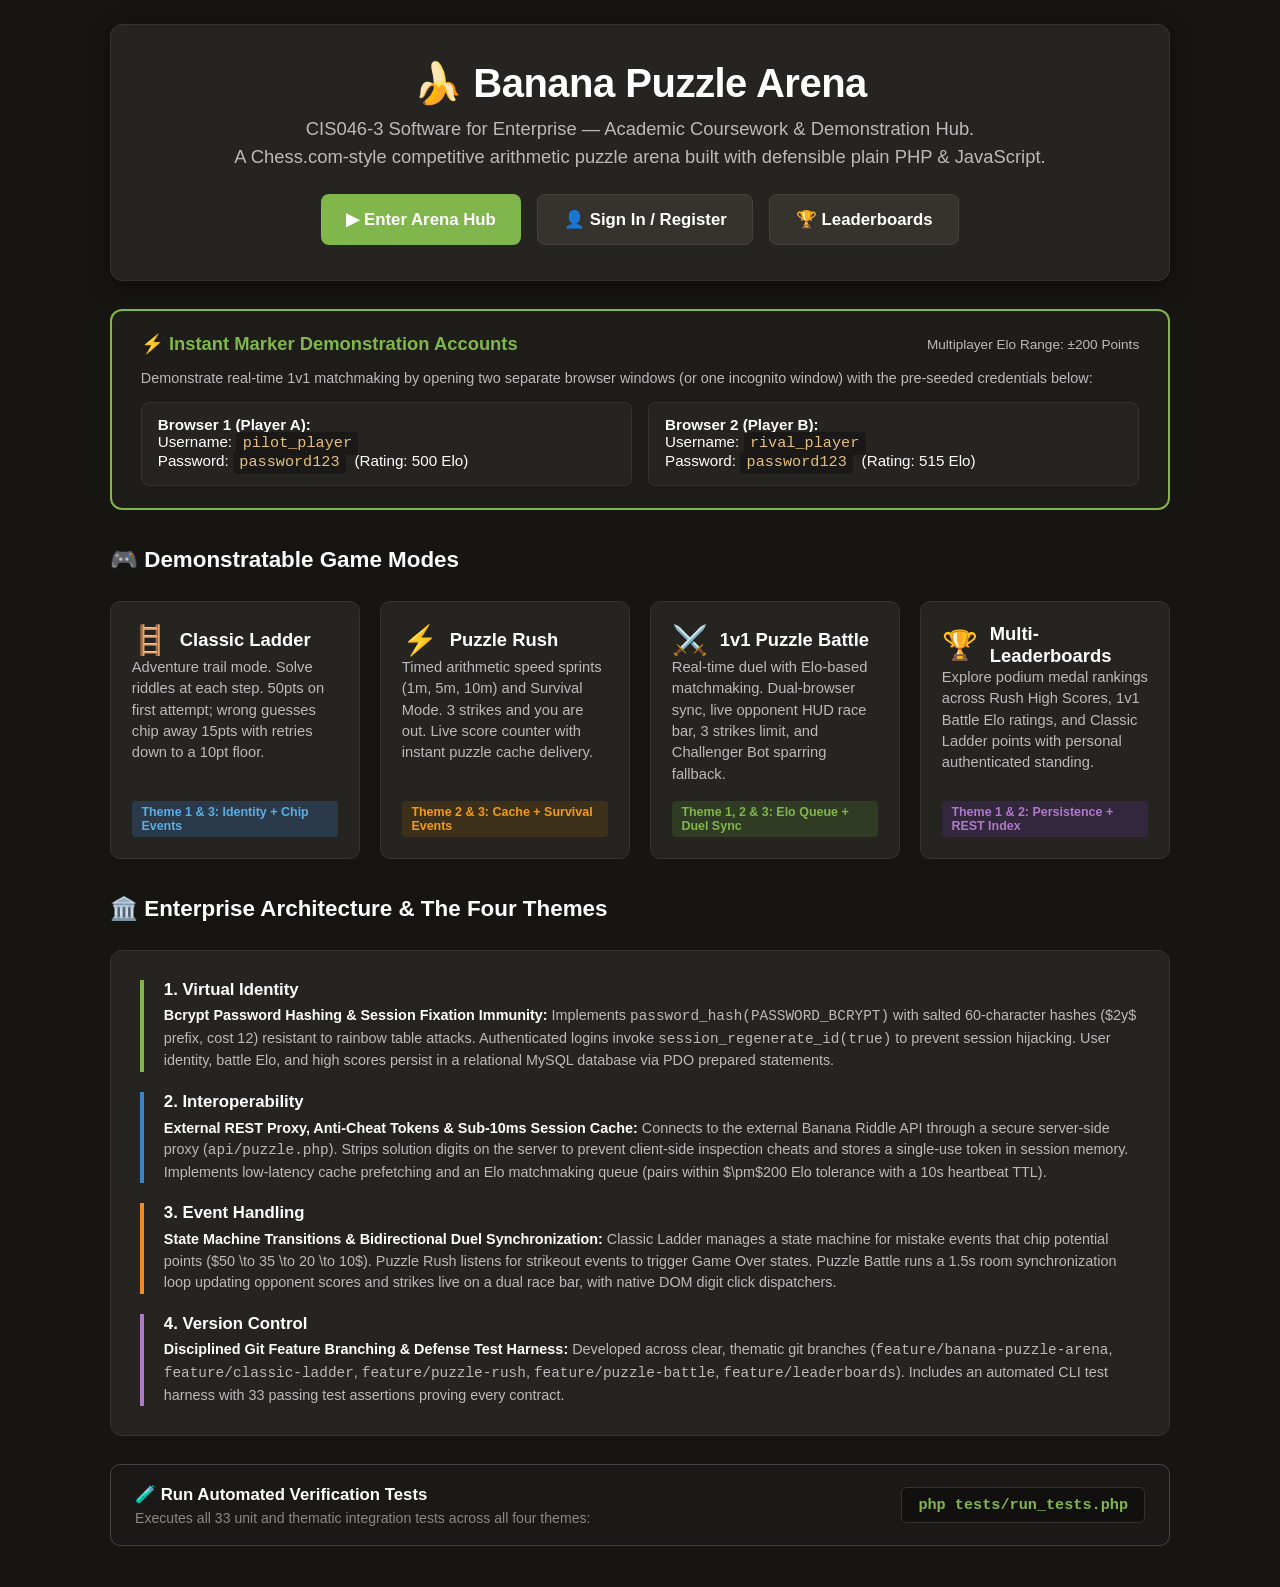
<file: frontend/index.html>
<!DOCTYPE html>
<html lang="en">
<head>
    <meta charset="UTF-8">
    <meta name="viewport" content="width=device-width, initial-scale=1.0">
    <title>Banana Puzzle Arena – Feature Showcase & Coursework Demonstration</title>
    <link rel="stylesheet" href="style.css">
    <style>
        :root {
            --bg-dark: #161512;
            --bg-card: #262421;
            --bg-card-hover: #312e2b;
            --accent-green: #81b64c;
            --accent-green-hover: #9ecb6b;
            --accent-orange: #f28b24;
            --accent-blue: #3d85c6;
            --text-light: #ffffff;
            --text-muted: #bababa;
            --border-color: #36322d;
        }

        body {
            background-color: var(--bg-dark);
            color: var(--text-light);
            font-family: -apple-system, BlinkMacSystemFont, "Segoe UI", Roboto, Helvetica, Arial, sans-serif;
            margin: 0;
            padding: 1.5rem 1rem 3rem 1rem;
            display: flex;
            flex-direction: column;
            align-items: center;
            min-height: 100vh;
            box-sizing: border-box;
        }

        .showcase-container {
            width: 100%;
            max-width: 1060px;
            display: flex;
            flex-direction: column;
            gap: 1.75rem;
        }

        /* Hero Header */
        .hero-banner {
            background: var(--bg-card);
            border: 1px solid var(--border-color);
            border-radius: 12px;
            padding: 2.2rem 2rem;
            text-align: center;
            box-shadow: 0 4px 20px rgba(0, 0, 0, 0.4);
        }

        .hero-title {
            font-size: 2.5rem;
            font-weight: 900;
            margin: 0 0 0.5rem 0;
            color: var(--text-light);
            letter-spacing: -0.5px;
        }

        .hero-subtitle {
            font-size: 1.15rem;
            color: var(--text-muted);
            margin: 0 0 1.5rem 0;
            line-height: 1.5;
        }

        .hero-actions {
            display: flex;
            justify-content: center;
            gap: 1rem;
            flex-wrap: wrap;
        }

        .btn-hero {
            display: inline-flex;
            align-items: center;
            gap: 0.5rem;
            padding: 0.85rem 1.6rem;
            font-size: 1.05rem;
            font-weight: 800;
            text-decoration: none;
            border-radius: 8px;
            cursor: pointer;
            transition: all 0.15s ease;
            box-sizing: border-box;
        }

        .btn-hero.primary {
            background: var(--accent-green);
            color: #ffffff;
            border: none;
        }

        .btn-hero.primary:hover {
            background: var(--accent-green-hover);
            transform: translateY(-2px);
        }

        .btn-hero.secondary {
            background: #36322d;
            color: #ffffff;
            border: 1px solid #45423e;
        }

        .btn-hero.secondary:hover {
            background: #45423e;
            transform: translateY(-2px);
        }

        /* Marker Quick Demo Credentials Card */
        .demo-credentials-card {
            background: #1e1d1a;
            border: 2px solid #81b64c;
            border-radius: 12px;
            padding: 1.4rem 1.8rem;
            display: flex;
            flex-direction: column;
            gap: 0.8rem;
        }

        .demo-cred-header {
            display: flex;
            justify-content: space-between;
            align-items: center;
            flex-wrap: wrap;
            gap: 0.5rem;
        }

        .demo-cred-title {
            font-size: 1.15rem;
            font-weight: 800;
            color: #81b64c;
            display: flex;
            align-items: center;
            gap: 0.5rem;
        }

        .demo-accounts-grid {
            display: grid;
            grid-template-columns: repeat(auto-fit, minmax(260px, 1fr));
            gap: 1rem;
        }

        .account-badge {
            background: #262421;
            border: 1px solid #36322d;
            border-radius: 8px;
            padding: 0.85rem 1rem;
            font-size: 0.95rem;
        }

        .account-badge code {
            color: #e5c07b;
            background: #1b1917;
            padding: 0.15rem 0.4rem;
            border-radius: 4px;
            font-family: monospace;
        }

        /* Game Modes Showcase Grid */
        .section-title {
            font-size: 1.4rem;
            font-weight: 800;
            margin: 0.5rem 0 0 0;
            color: var(--text-light);
            display: flex;
            align-items: center;
            gap: 0.5rem;
        }

        .modes-grid {
            display: grid;
            grid-template-columns: repeat(auto-fit, minmax(240px, 1fr));
            gap: 1.25rem;
        }

        .mode-card {
            background: var(--bg-card);
            border: 1px solid var(--border-color);
            border-radius: 10px;
            padding: 1.3rem;
            display: flex;
            flex-direction: column;
            justify-content: space-between;
            gap: 1rem;
            transition: all 0.2s ease;
            text-decoration: none;
            color: inherit;
        }

        .mode-card:hover {
            background: var(--bg-card-hover);
            border-color: #81b64c;
            transform: translateY(-3px);
            box-shadow: 0 6px 16px rgba(0, 0, 0, 0.4);
        }

        .mode-header {
            display: flex;
            align-items: center;
            gap: 0.75rem;
        }

        .mode-icon {
            font-size: 1.8rem;
        }

        .mode-name {
            font-size: 1.15rem;
            font-weight: 800;
            color: #ffffff;
            margin: 0;
        }

        .mode-desc {
            font-size: 0.92rem;
            color: var(--text-muted);
            line-height: 1.45;
            margin: 0;
        }

        .mode-pill {
            display: inline-block;
            font-size: 0.78rem;
            font-weight: 800;
            padding: 0.25rem 0.6rem;
            border-radius: 4px;
            align-self: flex-start;
        }

        .pill-ladder { background: #2b3a4a; color: #5dade2; }
        .pill-rush { background: #3d301b; color: #f39c12; }
        .pill-battle { background: #2f3b23; color: #81b64c; }
        .pill-board { background: #33273d; color: #af7ac5; }

        /* Thematic Defense Matrix */
        .themes-matrix {
            background: var(--bg-card);
            border: 1px solid var(--border-color);
            border-radius: 12px;
            padding: 1.8rem;
            display: flex;
            flex-direction: column;
            gap: 1.25rem;
        }

        .theme-item {
            border-left: 4px solid var(--accent-green);
            padding-left: 1.25rem;
            display: flex;
            flex-direction: column;
            gap: 0.35rem;
        }

        .theme-item.blue { border-left-color: var(--accent-blue); }
        .theme-item.orange { border-left-color: var(--accent-orange); }
        .theme-item.purple { border-left-color: #af7ac5; }

        .theme-header {
            font-weight: 800;
            font-size: 1.05rem;
            color: #ffffff;
            display: flex;
            align-items: center;
            gap: 0.5rem;
        }

        .theme-body {
            font-size: 0.9rem;
            color: var(--text-muted);
            line-height: 1.5;
            margin: 0;
        }

        .theme-body strong {
            color: #ffffff;
        }

        /* Test Runner Quick Card */
        .test-harness-box {
            background: #1b1917;
            border: 1px solid #45423e;
            border-radius: 10px;
            padding: 1.2rem 1.5rem;
            display: flex;
            justify-content: space-between;
            align-items: center;
            flex-wrap: wrap;
            gap: 1rem;
        }

        .test-text {
            display: flex;
            flex-direction: column;
            gap: 0.3rem;
        }

        .test-title {
            font-weight: 800;
            font-size: 1.05rem;
            color: #ffffff;
        }

        .test-sub {
            font-size: 0.88rem;
            color: #888888;
        }

        .test-cmd {
            background: #11100e;
            border: 1px solid #333333;
            color: #81b64c;
            padding: 0.5rem 1rem;
            border-radius: 6px;
            font-family: monospace;
            font-size: 0.95rem;
            font-weight: bold;
        }
    </style>
</head>
<body>
    <div class="showcase-container">
        <!-- Hero Header -->
        <header class="hero-banner">
            <h1 class="hero-title">🍌 Banana Puzzle Arena</h1>
            <p class="hero-subtitle">
                CIS046-3 Software for Enterprise — Academic Coursework & Demonstration Hub.<br>
                A Chess.com-style competitive arithmetic puzzle arena built with defensible plain PHP &amp; JavaScript.
            </p>
            <div class="hero-actions">
                <a href="arena.html" class="btn-hero primary">▶ Enter Arena Hub</a>
                <a href="login.html" class="btn-hero secondary">👤 Sign In / Register</a>
                <a href="leaderboard.html" class="btn-hero secondary">🏆 Leaderboards</a>
            </div>
        </header>

        <!-- Pre-Seeded Marker Demo Credentials -->
        <section class="demo-credentials-card" aria-label="Pre-seeded Demonstration Credentials">
            <div class="demo-cred-header">
                <div class="demo-cred-title">
                    <span>⚡ Instant Marker Demonstration Accounts</span>
                </div>
                <span style="font-size: 0.85rem; color: #bababa;">Multiplayer Elo Range: ±200 Points</span>
            </div>
            <p style="margin: 0; font-size: 0.9rem; color: #bababa; line-height: 1.45;">
                Demonstrate real-time 1v1 matchmaking by opening two separate browser windows (or one incognito window) with the pre-seeded credentials below:
            </p>
            <div class="demo-accounts-grid">
                <div class="account-badge">
                    <strong>Browser 1 (Player A):</strong><br>
                    Username: <code>pilot_player</code><br>
                    Password: <code>password123</code> &nbsp;(Rating: 500 Elo)
                </div>
                <div class="account-badge">
                    <strong>Browser 2 (Player B):</strong><br>
                    Username: <code>rival_player</code><br>
                    Password: <code>password123</code> &nbsp;(Rating: 515 Elo)
                </div>
            </div>
        </section>

        <!-- Game Modes Grid -->
        <h2 class="section-title">🎮 Demonstratable Game Modes</h2>
        <section class="modes-grid">
            <a href="classic.html" class="mode-card">
                <div>
                    <div class="mode-header">
                        <span class="mode-icon">🪜</span>
                        <h3 class="mode-name">Classic Ladder</h3>
                    </div>
                    <p class="mode-desc">
                        Adventure trail mode. Solve riddles at each step. 50pts on first attempt; wrong guesses chip away 15pts with retries down to a 10pt floor.
                    </p>
                </div>
                <span class="mode-pill pill-ladder">Theme 1 &amp; 3: Identity + Chip Events</span>
            </a>

            <a href="rush.html" class="mode-card">
                <div>
                    <div class="mode-header">
                        <span class="mode-icon">⚡</span>
                        <h3 class="mode-name">Puzzle Rush</h3>
                    </div>
                    <p class="mode-desc">
                        Timed arithmetic speed sprints (1m, 5m, 10m) and Survival Mode. 3 strikes and you are out. Live score counter with instant puzzle cache delivery.
                    </p>
                </div>
                <span class="mode-pill pill-rush">Theme 2 &amp; 3: Cache + Survival Events</span>
            </a>

            <a href="battle.html" class="mode-card">
                <div>
                    <div class="mode-header">
                        <span class="mode-icon">⚔️</span>
                        <h3 class="mode-name">1v1 Puzzle Battle</h3>
                    </div>
                    <p class="mode-desc">
                        Real-time duel with Elo-based matchmaking. Dual-browser sync, live opponent HUD race bar, 3 strikes limit, and Challenger Bot sparring fallback.
                    </p>
                </div>
                <span class="mode-pill pill-battle">Theme 1, 2 &amp; 3: Elo Queue + Duel Sync</span>
            </a>

            <a href="leaderboard.html" class="mode-card">
                <div>
                    <div class="mode-header">
                        <span class="mode-icon">🏆</span>
                        <h3 class="mode-name">Multi-Leaderboards</h3>
                    </div>
                    <p class="mode-desc">
                        Explore podium medal rankings across Rush High Scores, 1v1 Battle Elo ratings, and Classic Ladder points with personal authenticated standing.
                    </p>
                </div>
                <span class="mode-pill pill-board">Theme 1 &amp; 2: Persistence + REST Index</span>
            </a>
        </section>

        <!-- The Four Enterprise Themes Defense Matrix -->
        <h2 class="section-title">🏛️ Enterprise Architecture &amp; The Four Themes</h2>
        <section class="themes-matrix">
            <div class="theme-item">
                <div class="theme-header">
                    <span>1. Virtual Identity</span>
                </div>
                <p class="theme-body">
                    <strong>Bcrypt Password Hashing &amp; Session Fixation Immunity:</strong> Implements <code>password_hash(PASSWORD_BCRYPT)</code> with salted 60-character hashes ($2y$ prefix, cost 12) resistant to rainbow table attacks. Authenticated logins invoke <code>session_regenerate_id(true)</code> to prevent session hijacking. User identity, battle Elo, and high scores persist in a relational MySQL database via PDO prepared statements.
                </p>
            </div>

            <div class="theme-item blue">
                <div class="theme-header">
                    <span>2. Interoperability</span>
                </div>
                <p class="theme-body">
                    <strong>External REST Proxy, Anti-Cheat Tokens &amp; Sub-10ms Session Cache:</strong> Connects to the external Banana Riddle API through a secure server-side proxy (<code>api/puzzle.php</code>). Strips solution digits on the server to prevent client-side inspection cheats and stores a single-use token in session memory. Implements low-latency cache prefetching and an Elo matchmaking queue (pairs within $\pm$200 Elo tolerance with a 10s heartbeat TTL).
                </p>
            </div>

            <div class="theme-item orange">
                <div class="theme-header">
                    <span>3. Event Handling</span>
                </div>
                <p class="theme-body">
                    <strong>State Machine Transitions &amp; Bidirectional Duel Synchronization:</strong> Classic Ladder manages a state machine for mistake events that chip potential points ($50 \to 35 \to 20 \to 10$). Puzzle Rush listens for strikeout events to trigger Game Over states. Puzzle Battle runs a 1.5s room synchronization loop updating opponent scores and strikes live on a dual race bar, with native DOM digit click dispatchers.
                </p>
            </div>

            <div class="theme-item purple">
                <div class="theme-header">
                    <span>4. Version Control</span>
                </div>
                <p class="theme-body">
                    <strong>Disciplined Git Feature Branching &amp; Defense Test Harness:</strong> Developed across clear, thematic git branches (<code>feature/banana-puzzle-arena</code>, <code>feature/classic-ladder</code>, <code>feature/puzzle-rush</code>, <code>feature/puzzle-battle</code>, <code>feature/leaderboards</code>). Includes an automated CLI test harness with 33 passing test assertions proving every contract.
                </p>
            </div>
        </section>

        <!-- Test Runner Quick Guidance -->
        <section class="test-harness-box">
            <div class="test-text">
                <span class="test-title">🧪 Run Automated Verification Tests</span>
                <span class="test-sub">Executes all 33 unit and thematic integration tests across all four themes:</span>
            </div>
            <code class="test-cmd">php tests/run_tests.php</code>
        </section>
    </div>
</body>
</html>
</file>
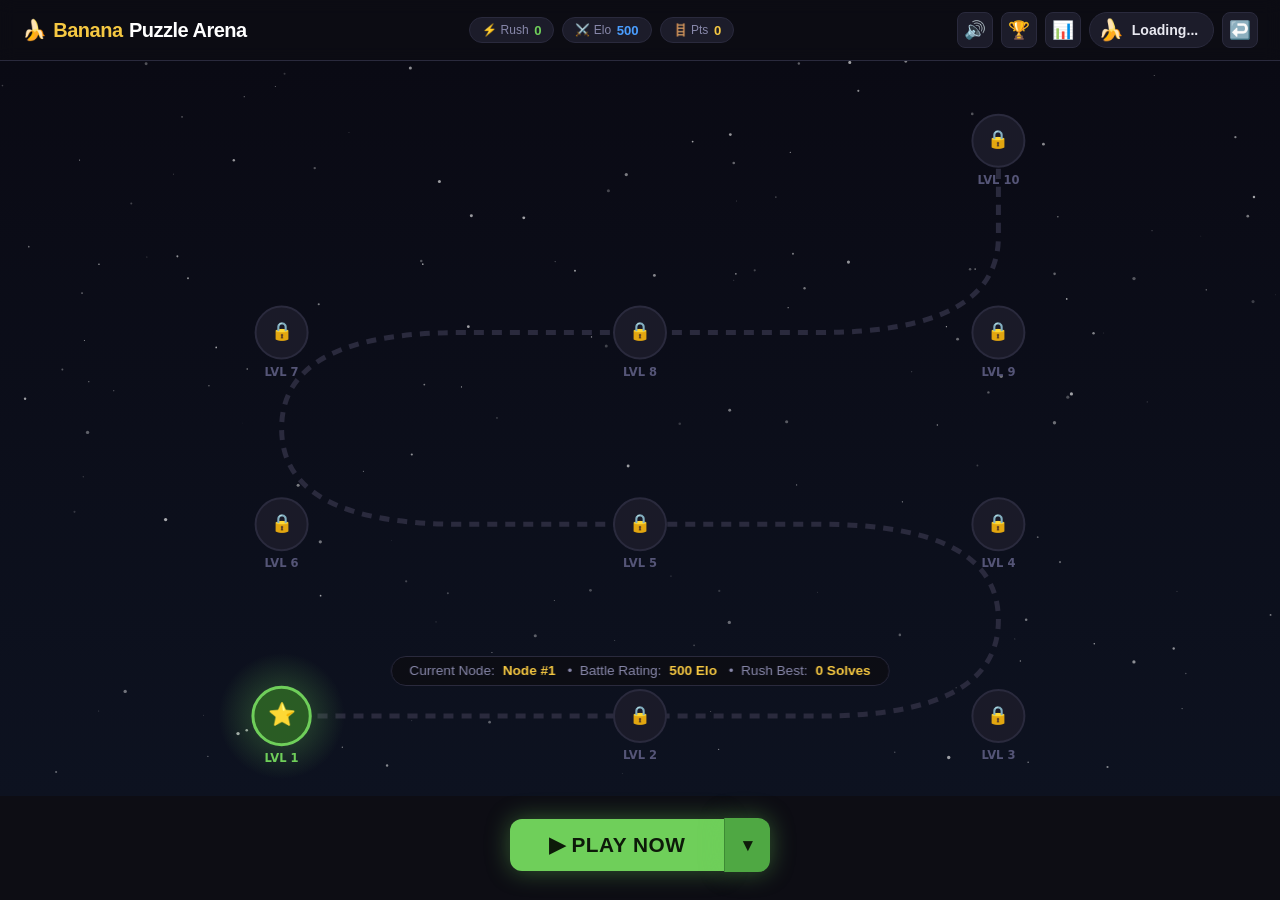
<file: frontend/arena.html>
<!DOCTYPE html>
<html lang="en">
<head>
    <meta charset="UTF-8">
    <meta name="viewport" content="width=device-width, initial-scale=1.0">
    <title>Banana Puzzle Arena</title>
    <style>
        /* ── Reset & Base ─────────────────────────────────────────── */
        *, *::before, *::after { box-sizing: border-box; margin: 0; padding: 0; }

        :root {
            --bg:        #0d0d14;
            --panel:     #15151f;
            --panel2:    #1c1c2a;
            --border:    #2a2a3d;
            --green:     #6fcf5a;
            --green-glow:#6fcf5a66;
            --orange:    #f28b24;
            --blue:      #4a9eff;
            --gold:      #f5c842;
            --red:       #e05c5c;
            --muted:     #8888aa;
            --text:      #e8e8f0;
            --white:     #ffffff;
        }

        body {
            background: var(--bg);
            color: var(--text);
            font-family: -apple-system, BlinkMacSystemFont, "Segoe UI", Roboto, sans-serif;
            height: 100vh;
            overflow: hidden;
            display: flex;
            flex-direction: column;
        }

        /* ── Top Bar ───────────────────────────────────────────────── */
        .top-bar {
            position: relative;
            z-index: 20;
            display: flex;
            align-items: center;
            justify-content: space-between;
            padding: 0.75rem 1.4rem;
            background: rgba(13,13,20,0.92);
            border-bottom: 1px solid var(--border);
            backdrop-filter: blur(8px);
            flex-shrink: 0;
        }

        .top-logo {
            font-size: 1.25rem;
            font-weight: 900;
            color: var(--white);
            letter-spacing: -0.5px;
            display: flex;
            align-items: center;
            gap: 0.4rem;
        }

        .top-logo span { color: var(--gold); }

        .top-center {
            display: flex;
            align-items: center;
            gap: 0.5rem;
        }

        .stat-chip {
            display: flex;
            align-items: center;
            gap: 0.35rem;
            background: var(--panel2);
            border: 1px solid var(--border);
            border-radius: 20px;
            padding: 0.3rem 0.75rem;
            font-size: 0.82rem;
            font-weight: 700;
            color: var(--text);
        }

        .stat-chip .chip-label { color: var(--muted); font-weight: 400; font-size: 0.75rem; }
        .stat-chip .chip-val   { color: var(--green); }
        .stat-chip.battle .chip-val { color: var(--blue); }
        .stat-chip.ladder .chip-val { color: var(--gold); }

        .top-right {
            display: flex;
            align-items: center;
            gap: 0.5rem;
        }

        .icon-btn {
            background: var(--panel2);
            border: 1px solid var(--border);
            border-radius: 8px;
            color: var(--text);
            width: 36px;
            height: 36px;
            display: flex;
            align-items: center;
            justify-content: center;
            font-size: 1.1rem;
            cursor: pointer;
            transition: all 0.15s;
            text-decoration: none;
        }

        .icon-btn:hover {
            background: var(--border);
            border-color: var(--green);
            color: var(--green);
        }

        .user-pill {
            display: flex;
            align-items: center;
            gap: 0.5rem;
            background: var(--panel2);
            border: 1px solid var(--border);
            border-radius: 20px;
            padding: 0.3rem 0.9rem 0.3rem 0.5rem;
            cursor: pointer;
            font-size: 0.88rem;
            font-weight: 700;
            color: var(--text);
        }

        .user-pill:hover { border-color: var(--green); }
        .user-avatar { font-size: 1.3rem; }

        /* ── Canvas World Map ──────────────────────────────────────── */
        #world-canvas {
            position: absolute;
            inset: 0;
            width: 100%;
            height: 100%;
            z-index: 0;
        }

        /* ── Bottom Action Bar ─────────────────────────────────────── */
        .action-bar {
            position: relative;
            z-index: 20;
            display: flex;
            justify-content: center;
            align-items: center;
            padding: 1.4rem 1.5rem 1.75rem;
            gap: 0;
            flex-shrink: 0;
            background: linear-gradient(to top, rgba(13,13,20,0.98) 70%, transparent);
        }

        /* Primary PLAY button */
        .btn-play {
            display: flex;
            align-items: center;
            gap: 0.65rem;
            background: var(--green);
            color: #0d1a09;
            font-size: 1.3rem;
            font-weight: 900;
            padding: 0.9rem 2.4rem;
            border: none;
            border-radius: 12px 0 0 12px;
            cursor: pointer;
            text-decoration: none;
            letter-spacing: 0.5px;
            transition: background 0.15s, transform 0.08s;
            box-shadow: 0 0 24px var(--green-glow);
        }

        .btn-play:hover  { background: #82e06d; }
        .btn-play:active { transform: scale(0.97); }

        /* Dropdown chevron button (attached to right of PLAY) */
        .btn-dropdown-toggle {
            background: #4fa843;
            color: #0d1a09;
            border: none;
            border-left: 1px solid #3d8a34;
            border-radius: 0 12px 12px 0;
            width: 46px;
            height: 100%;
            min-height: 54px;
            font-size: 1.1rem;
            font-weight: 900;
            cursor: pointer;
            display: flex;
            align-items: center;
            justify-content: center;
            transition: background 0.15s;
            box-shadow: 0 0 24px var(--green-glow);
            position: relative;
        }

        .btn-dropdown-toggle:hover { background: #5bbf4f; }

        /* Dropdown popup card */
        .mode-popup {
            position: absolute;
            bottom: calc(100% + 0.6rem);
            left: 50%;
            transform: translateX(-50%);
            background: var(--panel);
            border: 1px solid var(--border);
            border-radius: 12px;
            padding: 0.5rem;
            display: flex;
            flex-direction: column;
            gap: 0.4rem;
            min-width: 220px;
            box-shadow: 0 8px 32px rgba(0,0,0,0.6);
            z-index: 30;
        }

        .mode-popup[hidden] { display: none !important; }

        .popup-item {
            display: flex;
            align-items: center;
            gap: 0.75rem;
            padding: 0.75rem 1rem;
            border-radius: 8px;
            cursor: pointer;
            text-decoration: none;
            color: var(--text);
            font-weight: 700;
            font-size: 0.95rem;
            transition: background 0.12s;
            background: transparent;
            border: none;
            width: 100%;
            text-align: left;
            font-family: inherit;
        }

        .popup-item:hover { background: var(--panel2); }
        .popup-item .pi-icon { font-size: 1.3rem; }

        .popup-item .pi-sub {
            font-size: 0.75rem;
            font-weight: 400;
            color: var(--muted);
            margin-top: 1px;
        }

        .popup-item.rush  .pi-icon { filter: drop-shadow(0 0 6px #f28b24); }
        .popup-item.battle .pi-icon { filter: drop-shadow(0 0 6px #4a9eff); }

        /* ── Leaderboard Overlay (from existing tab) ──────────────── */
        .leaderboard-overlay {
            position: fixed;
            inset: 0;
            background: rgba(0,0,0,0.85);
            z-index: 50;
            display: flex;
            align-items: center;
            justify-content: center;
        }
        .leaderboard-overlay[hidden] { display: none !important; }

        .leaderboard-panel {
            background: var(--panel);
            border: 1px solid var(--border);
            border-radius: 14px;
            padding: 1.5rem;
            width: 90%;
            max-width: 460px;
            max-height: 80vh;
            overflow-y: auto;
        }

        .lb-header {
            display: flex;
            justify-content: space-between;
            align-items: center;
            margin-bottom: 1.2rem;
        }

        .lb-title { font-size: 1.15rem; font-weight: 800; color: var(--white); }

        .btn-close-lb {
            background: none;
            border: none;
            color: var(--muted);
            font-size: 1.3rem;
            cursor: pointer;
        }

        /* ── Rush Mode Selector Modal ─────────────────────────────── */
        .rush-modal-overlay {
            position: fixed;
            inset: 0;
            background: rgba(0,0,0,0.75);
            display: flex;
            align-items: center;
            justify-content: center;
            z-index: 50;
        }
        .rush-modal-overlay[hidden] { display: none !important; }

        .rush-modal {
            background: var(--panel);
            border: 1px solid var(--border);
            border-radius: 14px;
            padding: 1.75rem;
            width: 90%;
            max-width: 400px;
            text-align: center;
        }

        .rush-modal h2 { font-size: 1.3rem; color: var(--white); margin-bottom: 0.5rem; }
        .rush-modal p  { color: var(--muted); font-size: 0.9rem; margin-bottom: 1.25rem; }

        .rush-options {
            display: grid;
            grid-template-columns: 1fr 1fr;
            gap: 0.75rem;
            margin-bottom: 1rem;
        }

        .btn-option {
            background: var(--panel2);
            color: var(--white);
            border: 1px solid var(--border);
            padding: 0.9rem 0.5rem;
            border-radius: 8px;
            font-size: 0.95rem;
            font-weight: 700;
            cursor: pointer;
            transition: all 0.15s;
        }

        .btn-option:hover { border-color: var(--orange); color: var(--orange); }

        .btn-close {
            background: none;
            color: var(--muted);
            border: none;
            cursor: pointer;
            font-size: 0.9rem;
            margin-top: 0.25rem;
        }

        /* ── Current Node Indicator (floating HUD) ─────────────────── */
        .node-hud {
            position: absolute;
            bottom: 110px;
            left: 50%;
            transform: translateX(-50%);
            z-index: 15;
            background: rgba(13,13,20,0.88);
            border: 1px solid var(--border);
            border-radius: 20px;
            padding: 0.4rem 1.1rem;
            font-size: 0.85rem;
            color: var(--muted);
            display: flex;
            align-items: center;
            gap: 0.5rem;
            white-space: nowrap;
            backdrop-filter: blur(6px);
        }

        .node-hud strong { color: var(--gold); }
    </style>
</head>
<body>

    <!-- ── Top Navigation Bar ───────────────────────────────────── -->
    <header class="top-bar">
        <div class="top-logo">🍌 <span>Banana</span> Puzzle Arena</div>

        <!-- Live stats chips (populated by arena.js) -->
        <div class="top-center" id="stats-row">
            <div class="stat-chip rush">
                <span class="chip-label">⚡ Rush</span>
                <span class="chip-val" id="stat-rush">0</span>
            </div>
            <div class="stat-chip battle">
                <span class="chip-label">⚔️ Elo</span>
                <span class="chip-val" id="stat-battle">500</span>
            </div>
            <div class="stat-chip ladder">
                <span class="chip-label">🪜 Pts</span>
                <span class="chip-val" id="stat-ladder">0</span>
            </div>
        </div>

        <div class="top-right">
            <!-- Mute toggle -->
            <button class="icon-btn btn-toggle-mute" title="Toggle Sound">
                <span class="btn-mute-icon">🔊</span>
            </button>
            <!-- Leaderboard shortcut -->
            <button class="icon-btn" id="btn-open-lb" title="Leaderboards">🏆</button>
            <!-- Settings (links to separate page if you build one) -->
            <a href="leaderboard.html" class="icon-btn" title="Full Leaderboard Page">📊</a>
            <!-- User identity pill -->
            <div class="user-pill">
                <span class="user-avatar">🍌</span>
                <span id="profile-username">Loading...</span>
            </div>
            <button class="icon-btn" id="btn-logout" title="Log out">↩️</button>
        </div>
    </header>

    <!-- ── World Map Canvas ─────────────────────────────────────── -->
    <div style="position:relative; flex:1; overflow:hidden;">
        <canvas id="world-canvas"></canvas>

        <!-- Floating current-node indicator -->
        <div class="node-hud">
            Current Node: <strong id="card-ladder-node">Node #1</strong>
            &nbsp;•&nbsp; Battle Rating: <strong id="card-battle-rating">500 Elo</strong>
            &nbsp;•&nbsp; Rush Best: <strong id="card-rush-score">0 Solves</strong>
        </div>
    </div>

    <!-- ── Bottom Action Bar ────────────────────────────────────── -->
    <div class="action-bar">
        <!-- PLAY NOW → goes to Classic Ladder -->
        <a href="classic.html" class="btn-play" id="btn-start-ladder"
           onclick="playSound('click')">
            ▶ PLAY NOW
        </a>

        <!-- Dropdown toggle for other modes -->
        <div style="position:relative;">
            <button class="btn-dropdown-toggle" id="btn-open-modes" title="Other Modes">▾</button>

            <div class="mode-popup" id="mode-popup" hidden>
                <!-- Rush mode item — opens rush modal -->
                <button class="popup-item rush" id="btn-open-rush-modal">
                    <span class="pi-icon">⚡</span>
                    <div>
                        <div>Puzzle Rush</div>
                        <div class="pi-sub">Timed sprint — 1m / 5m / 10m / Survival</div>
                    </div>
                </button>
                <!-- Battle mode item -->
                <a href="battle.html" class="popup-item battle" id="btn-start-battle"
                   onclick="playSound('click')">
                    <span class="pi-icon">⚔️</span>
                    <div>
                        <div>1v1 Puzzle Battle</div>
                        <div class="pi-sub">Real-time Elo matchmaking duel</div>
                    </div>
                </a>
            </div>
        </div>
    </div>

    <!-- ── Rush Mode Selector Modal ─────────────────────────────── -->
    <div id="rush-modal" class="rush-modal-overlay" hidden role="dialog" aria-modal="true">
        <div class="rush-modal">
            <h2>⚡ Choose Rush Mode</h2>
            <p>3 strikes and you are out. How many puzzles can you solve?</p>
            <div class="rush-options">
                <button class="btn-option" data-duration="60">⏱️ 1 Minute</button>
                <button class="btn-option" data-duration="300">⏱️ 5 Minutes</button>
                <button class="btn-option" data-duration="600">⏱️ 10 Minutes</button>
                <button class="btn-option" data-duration="0">💀 Survival</button>
            </div>
            <button class="btn-close" id="btn-close-rush">Cancel</button>
        </div>
    </div>

    <!-- ── Scripts ──────────────────────────────────────────────── -->
    <script src="js/sound.js"></script>
    <script src="js/dev-reload.js"></script>
    <script src="js/arena.js"></script>

    <script>
        /**
         * Draws the indie-style scrollable level-node world map on the canvas.
         * Nodes reflect the player's real ladder_node progress.
         * This runs client-side only — no server calls needed.
         */
        (function () {
            var canvas = document.getElementById('world-canvas');
            var ctx = canvas.getContext('2d');

            // Current ladder node is injected by arena.js into #card-ladder-node
            // We read it after arena.js has populated it (500ms grace period)
            var currentNode = 1;
            var totalNodes  = 10;

            // Node layout: zigzag pattern across the canvas
            function getNodePositions(w, h) {
                var positions = [];
                var cols = [0.22, 0.5, 0.78]; // x as fraction of canvas width
                for (var i = 0; i < totalNodes; i++) {
                    var row  = Math.floor(i / cols.length);
                    var col  = (row % 2 === 0) ? i % cols.length : (cols.length - 1 - i % cols.length);
                    var x    = w * cols[col];
                    var y    = h - 80 - row * (h / (totalNodes / cols.length + 0.5));
                    positions.push({ x: x, y: y, index: i + 1 });
                }
                return positions;
            }

            function drawStars(w, h) {
                // Static star field background
                var seed = 42;
                function rand() { seed = (seed * 9301 + 49297) % 233280; return seed / 233280; }
                ctx.fillStyle = '#ffffff';
                for (var s = 0; s < 160; s++) {
                    var sx = rand() * w;
                    var sy = rand() * h;
                    var sr = rand() * 1.4 + 0.3;
                    ctx.globalAlpha = rand() * 0.5 + 0.15;
                    ctx.beginPath();
                    ctx.arc(sx, sy, sr, 0, Math.PI * 2);
                    ctx.fill();
                }
                ctx.globalAlpha = 1;
            }

            function drawPath(positions) {
                if (positions.length < 2) return;
                ctx.beginPath();
                ctx.moveTo(positions[0].x, positions[0].y);
                for (var i = 1; i < positions.length; i++) {
                    // Curved bezier between nodes
                    var mx = (positions[i - 1].x + positions[i].x) / 2;
                    var my = (positions[i - 1].y + positions[i].y) / 2;
                    ctx.quadraticCurveTo(positions[i - 1].x, positions[i - 1].y, mx, my);
                }
                ctx.quadraticCurveTo(
                    positions[positions.length - 1].x,
                    positions[positions.length - 1].y,
                    positions[positions.length - 1].x,
                    positions[positions.length - 1].y
                );
                ctx.strokeStyle = '#2a2a3d';
                ctx.lineWidth   = 5;
                ctx.setLineDash([10, 8]);
                ctx.stroke();
                ctx.setLineDash([]);

                // Green completed segment
                if (currentNode > 1) {
                    ctx.beginPath();
                    ctx.moveTo(positions[0].x, positions[0].y);
                    for (var j = 1; j < Math.min(currentNode, positions.length); j++) {
                        var pmx = (positions[j - 1].x + positions[j].x) / 2;
                        var pmy = (positions[j - 1].y + positions[j].y) / 2;
                        ctx.quadraticCurveTo(positions[j - 1].x, positions[j - 1].y, pmx, pmy);
                    }
                    ctx.strokeStyle = '#3d7a32';
                    ctx.lineWidth   = 5;
                    ctx.setLineDash([10, 8]);
                    ctx.stroke();
                    ctx.setLineDash([]);
                }
            }

            function drawNode(pos, animPulse) {
                var state = pos.index < currentNode  ? 'done'
                          : pos.index === currentNode ? 'active'
                          : 'locked';

                var radius = state === 'active' ? 30 + Math.sin(animPulse) * 4 : 26;

                // Glow for active node
                if (state === 'active') {
                    var grd = ctx.createRadialGradient(pos.x, pos.y, 0, pos.x, pos.y, radius * 2.2);
                    grd.addColorStop(0, 'rgba(111,207,90,0.35)');
                    grd.addColorStop(1, 'rgba(111,207,90,0)');
                    ctx.fillStyle = grd;
                    ctx.beginPath();
                    ctx.arc(pos.x, pos.y, radius * 2.2, 0, Math.PI * 2);
                    ctx.fill();
                }

                // Node circle
                ctx.beginPath();
                ctx.arc(pos.x, pos.y, radius, 0, Math.PI * 2);
                ctx.fillStyle = state === 'done'   ? '#1e3d1a'
                              : state === 'active'  ? '#2a5c24'
                              : '#1a1a28';
                ctx.fill();
                ctx.strokeStyle = state === 'done'   ? '#3d7a32'
                                : state === 'active'  ? '#6fcf5a'
                                : '#2a2a3d';
                ctx.lineWidth   = state === 'active' ? 3 : 2;
                ctx.stroke();

                // Icon inside
                ctx.font      = (state === 'active' ? '1.4rem' : '1.1rem') + ' serif';
                ctx.textAlign = 'center';
                ctx.textBaseline = 'middle';
                ctx.fillText(
                    state === 'done'   ? '✓'
                  : state === 'active' ? '⭐'
                  : '🔒',
                    pos.x, pos.y
                );

                // Node number label below
                ctx.font      = '700 0.72rem system-ui';
                ctx.fillStyle = state === 'active' ? '#6fcf5a' : '#555577';
                ctx.fillText('LVL ' + pos.index, pos.x, pos.y + radius + 14);
            }

            var animFrame = 0;
            function draw() {
                canvas.width  = canvas.offsetWidth;
                canvas.height = canvas.offsetHeight;
                var w = canvas.width, h = canvas.height;

                // Dark gradient sky
                var bg = ctx.createLinearGradient(0, 0, 0, h);
                bg.addColorStop(0, '#0a0a14');
                bg.addColorStop(1, '#0d1220');
                ctx.fillStyle = bg;
                ctx.fillRect(0, 0, w, h);

                drawStars(w, h);

                // Read current node from DOM (arena.js writes it here)
                var nodeEl = document.getElementById('card-ladder-node');
                if (nodeEl) {
                    var parsed = parseInt(nodeEl.textContent.replace(/\D/g, ''), 10);
                    if (!isNaN(parsed)) currentNode = parsed;
                }

                var positions = getNodePositions(w, h);
                drawPath(positions);
                positions.forEach(function (pos) { drawNode(pos, animFrame * 0.06); });

                animFrame++;
                requestAnimationFrame(draw);
            }

            // Start render loop — resize canvas when window resizes
            window.addEventListener('resize', function () {
                canvas.width  = canvas.offsetWidth;
                canvas.height = canvas.offsetHeight;
            });

            draw();
        })();

        // ── Mode Dropdown Toggle ───────────────────────────────────
        var modePopup  = document.getElementById('mode-popup');
        var toggleBtn  = document.getElementById('btn-open-modes');

        toggleBtn.addEventListener('click', function (e) {
            e.stopPropagation();
            modePopup.hidden = !modePopup.hidden;
            playSound('click');
        });

        // Close popup when clicking outside it
        document.addEventListener('click', function () {
            if (modePopup) modePopup.hidden = true;
        });

        modePopup.addEventListener('click', function (e) {
            e.stopPropagation(); // clicks inside popup don't close it
        });

        // Rush popup item opens the rush modal (arena.js btn-open-rush-modal listener)
        document.getElementById('btn-open-rush-modal').addEventListener('click', function () {
            modePopup.hidden = true;
        });

        // Leaderboard shortcut button (simple redirect)
        document.getElementById('btn-open-lb').addEventListener('click', function () {
            playSound('click');
            window.location.href = 'leaderboard.html';
        });
    </script>
</body>
</html>
</file>
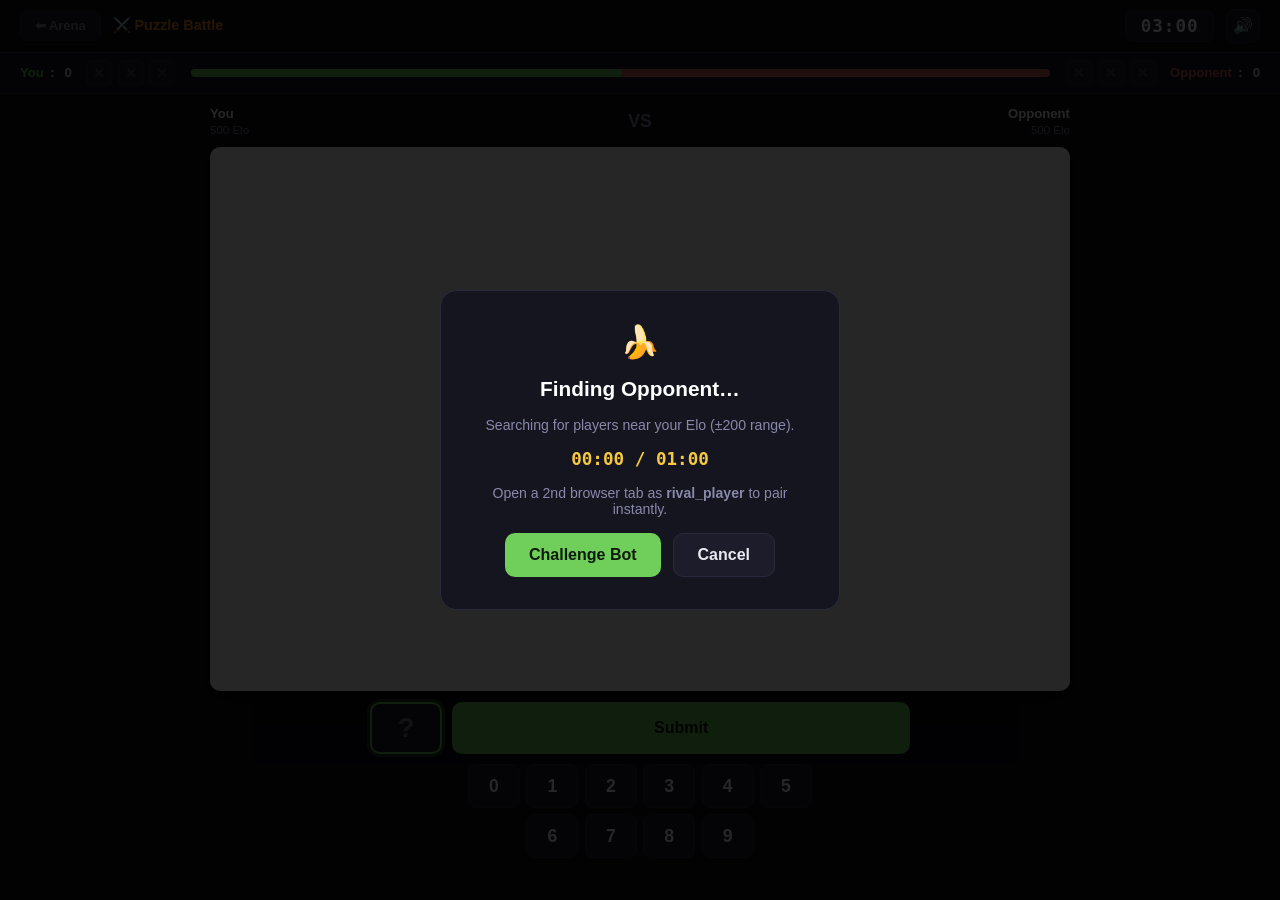
<file: frontend/battle.html>
<!DOCTYPE html>
<html lang="en">
<head>
    <meta charset="UTF-8">
    <meta name="viewport" content="width=device-width, initial-scale=1.0">
    <title>Puzzle Battle – Banana Puzzle Arena</title>
    <link rel="stylesheet" href="game.css">
    <style>
        /* Battle-specific digit keypad */
        .digit-keypad {
            display: flex;
            gap: 0.4rem;
            flex-wrap: wrap;
            justify-content: center;
            max-width: 360px;
            width: 100%;
            flex-shrink: 0;
        }
        .btn-digit {
            width: 52px;
            height: 44px;
            font-size: 1.1rem;
            font-weight: 800;
            background: var(--panel2);
            color: var(--white);
            border: 1px solid var(--border);
            border-radius: 8px;
            cursor: pointer;
            transition: background 0.1s;
        }
        .btn-digit:hover { background: #2a2a40; }
        .btn-digit:active { transform: scale(0.95); }
    </style>
</head>
<!-- mode-battle hides .classic-only and .rush-only via game.css -->
<body class="mode-battle">

    <!-- ── TOP HEADER ─────────────────────────────────────────── -->
    <header class="game-header">
        <div class="header-left">
            <a href="arena.html" class="btn-back" onclick="if(typeof playSound==='function')playSound('click')">⬅ Arena</a>
            <span class="mode-label">⚔️ Puzzle Battle</span>
        </div>
        <div class="header-right">
            <span class="timer-badge" id="battle-timer">03:00</span>
            <button class="btn-mute btn-toggle-mute" title="Toggle sound">🔊</button>
        </div>
    </header>

    <!-- ── HUD STRIP — battle race bar + scores ───────────────── -->
    <div class="game-hud">
        <!-- Player side -->
        <div class="hud-chip">
            <span style="color:var(--green)">You</span>:&nbsp;<strong id="player-score">0</strong>
            <div class="strike-row" style="margin-left:0.5rem;">
                <div class="strike-box" id="p-strike-1">✕</div>
                <div class="strike-box" id="p-strike-2">✕</div>
                <div class="strike-box" id="p-strike-3">✕</div>
            </div>
        </div>
        <!-- Race bar -->
        <div class="race-bar-wrap">
            <div class="race-bar-player"   id="race-bar-player"></div>
            <div class="race-bar-opponent" id="race-bar-opponent"></div>
        </div>
        <!-- Opponent side -->
        <div class="hud-chip">
            <div class="strike-row" style="margin-right:0.5rem;">
                <div class="strike-box" id="o-strike-1">✕</div>
                <div class="strike-box" id="o-strike-2">✕</div>
                <div class="strike-box" id="o-strike-3">✕</div>
            </div>
            <span style="color:var(--red)" id="opponent-name">Opponent</span>:&nbsp;<strong id="opponent-score">0</strong>
        </div>
    </div>

    <!-- ── PUZZLE STAGE ───────────────────────────────────────── -->
    <main class="puzzle-stage">
        <!-- Player name plates row -->
        <div class="battle-players">
            <div class="player-side">
                <span class="player-name" id="player-username">You</span>
                <span class="rating-badge" id="player-rating-badge">500 Elo</span>
            </div>
            <span class="vs-label">VS</span>
            <div class="player-side right">
                <span class="player-name" id="opponent-username-plate">Opponent</span>
                <span class="rating-badge" id="opponent-rating-badge">500 Elo</span>
            </div>
        </div>

        <!-- Puzzle image card -->
        <div class="puzzle-card">
            <img id="battle-puzzle-img" class="puzzle-img" alt="Banana Battle puzzle">
        </div>

        <!-- Typed input row -->
        <form id="battle-form" class="input-row" autocomplete="off">
            <input
                id="battle-input"
                class="input-digit"
                type="text"
                inputmode="numeric"
                pattern="[0-9]"
                maxlength="1"
                placeholder="?"
                autocomplete="off"
                required
                autofocus
            >
            <button id="battle-submit-btn" class="btn-submit" type="submit">Submit</button>
        </form>

        <!-- Quick digit keypad (0-9) for rapid tapping -->
        <div class="digit-keypad">
            <button class="btn-digit" type="button" data-val="0">0</button>
            <button class="btn-digit" type="button" data-val="1">1</button>
            <button class="btn-digit" type="button" data-val="2">2</button>
            <button class="btn-digit" type="button" data-val="3">3</button>
            <button class="btn-digit" type="button" data-val="4">4</button>
            <button class="btn-digit" type="button" data-val="5">5</button>
            <button class="btn-digit" type="button" data-val="6">6</button>
            <button class="btn-digit" type="button" data-val="7">7</button>
            <button class="btn-digit" type="button" data-val="8">8</button>
            <button class="btn-digit" type="button" data-val="9">9</button>
        </div>

        <!-- Feedback line -->
        <div id="battle-feedback" class="status-line" role="status"></div>
    </main>

    <!-- ── MATCHMAKING QUEUE OVERLAY ─────────────────────────── -->
    <div id="matchmaking-modal" class="queue-overlay">
        <div class="queue-card">
            <div class="queue-spinner">🍌</div>
            <div class="queue-title" id="queue-title">Finding Opponent…</div>
            <p class="queue-status" id="queue-subtitle">
                Searching for players near your Elo (±200 range).
            </p>
            <div class="queue-timer" id="queue-timer">00:00 / 01:00</div>
            <p class="queue-status" id="queue-status">
                Open a 2nd browser tab as <strong>rival_player</strong> to pair instantly.
            </p>
            <div style="display:flex;gap:0.75rem;justify-content:center;">
                <button id="btn-force-bot"    class="btn-modal-action" type="button">Challenge Bot</button>
                <button id="btn-cancel-queue" class="btn-modal-action secondary" type="button">Cancel</button>
            </div>
        </div>
    </div>

    <!-- ── MATCH SUMMARY MODAL ────────────────────────────────── -->
    <div id="battle-modal" class="modal-overlay" hidden>
        <div class="modal-card">
            <div class="modal-title win" id="modal-title">🏆 VICTORY!</div>
            <p class="modal-rating" id="modal-subtitle">Match concluded.</p>
            <div class="modal-score">
                <strong id="modal-player-score" style="color:var(--green)">0</strong>
                <span style="color:var(--muted);margin:0 0.5rem;">–</span>
                <strong id="modal-opponent-score" style="color:var(--red)">0</strong>
            </div>
            <div class="modal-rating" id="modal-rating-badge">Rating: 500 → 525 (+25)</div>
            <div style="display:flex;gap:0.75rem;justify-content:center;">
                <button id="btn-play-again" class="btn-modal-action" onclick="window.location.reload()">Battle Again</button>
                <a href="arena.html" class="btn-modal-action secondary">Arena Hub</a>
            </div>
        </div>
    </div>

    <!-- ── ENCOURAGEMENT TOAST ────────────────────────────────── -->
    <div id="encouragement-toast" class="toast-banner" hidden>
        <span class="toast-label" id="toast-label">💬 Keep it up!</span>
        <span id="toast-message">You are doing great!</span>
        <span class="toast-fact" id="toast-fact" hidden></span>
    </div>

    <!-- ── SCRIPTS ────────────────────────────────────────────── -->
    <script src="js/sound.js"></script>
    <script src="js/toast.js"></script>
    <script src="js/api.js"></script>
    <script src="js/battle.js"></script>
    <script src="js/dev-reload.js"></script>
</body>
</html>
</file>
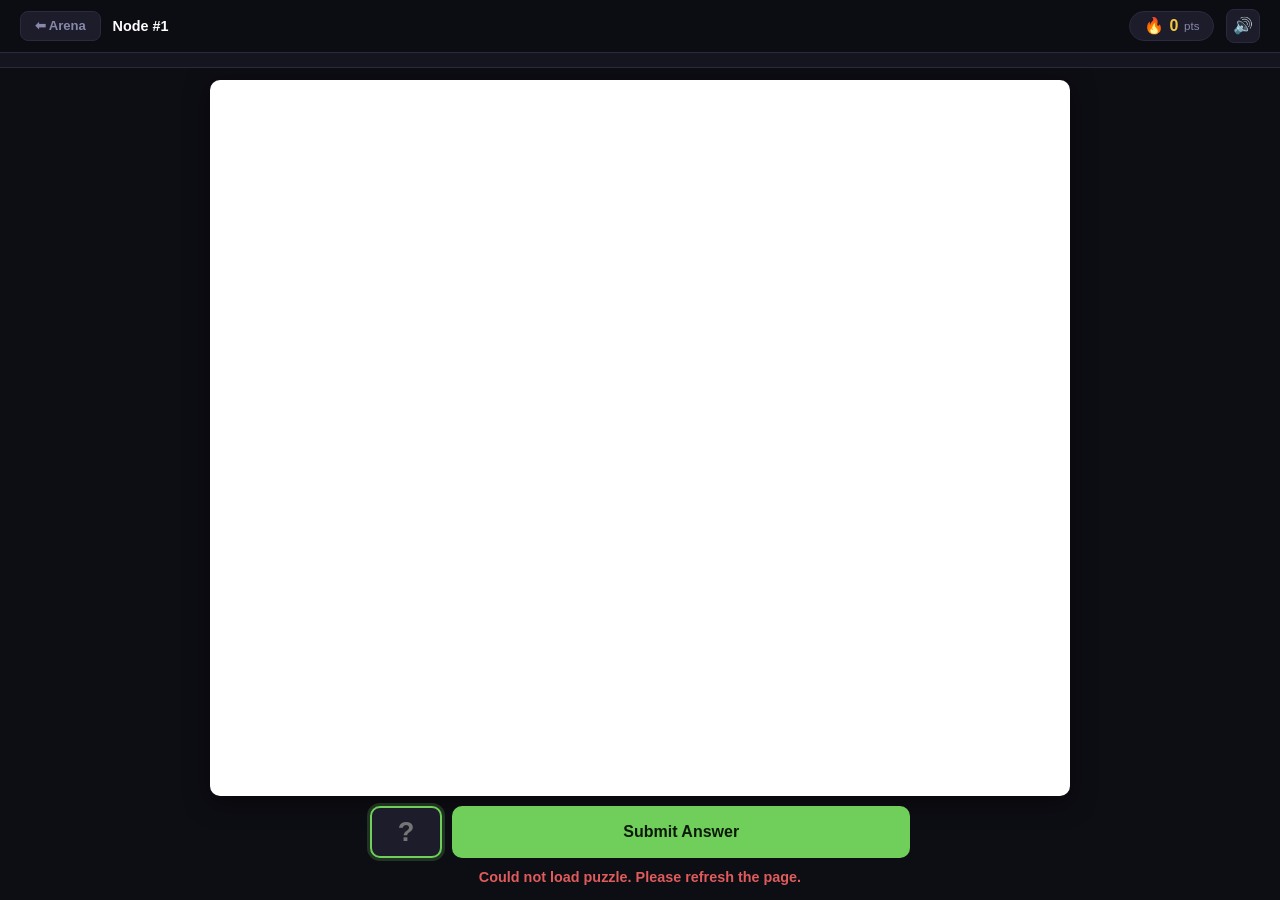
<file: frontend/classic.html>
<!DOCTYPE html>
<html lang="en">
<head>
    <meta charset="UTF-8">
    <meta name="viewport" content="width=device-width, initial-scale=1.0">
    <title>Classic Ladder – Banana Puzzle Arena</title>
    <link rel="stylesheet" href="game.css">
</head>
<!-- mode-classic hides .rush-only and .battle-only via game.css -->
<body class="mode-classic">

    <!-- ── TOP HEADER ─────────────────────────────────────────── -->
    <header class="game-header">
        <div class="header-left">
            <a href="arena.html" class="btn-back" onclick="if(typeof playSound==='function')playSound('click')">⬅ Arena</a>
            <!-- Classic: node indicator -->
            <span class="node-label classic-only" id="header-node-indicator">Node #1</span>
            <!-- Rush: mode label (hidden in classic) -->
            <span class="mode-label rush-only" id="rush-mode-label">⚡ Rush</span>
            <!-- Battle: mode label (hidden in classic) -->
            <span class="mode-label battle-only">⚔️ Puzzle Battle</span>
        </div>
        <div class="header-right">
            <!-- Classic: points pill -->
            <div class="points-pill classic-only">
                <span>🔥</span>
                <span id="header-ladder-points">0</span>
                <span class="pts-label">pts</span>
            </div>
            <!-- Rush: timer + high score (hidden in classic) -->
            <span class="highscore-chip rush-only">Best: <span id="header-high-score">0</span></span>
            <span class="timer-badge rush-only" id="rush-timer">05:00</span>
            <!-- Battle: timer (hidden in classic) -->
            <span class="timer-badge battle-only" id="battle-timer">03:00</span>
            <!-- Mute button (all modes) -->
            <button class="btn-mute btn-toggle-mute" title="Toggle sound">🔊</button>
        </div>
    </header>

    <!-- ── HUD STRIP ──────────────────────────────────────────── -->
    <div class="game-hud">
        <!-- Rush: solve count + strikes (hidden in classic) -->
        <div class="hud-chip rush-only">
            ✓ Solved: <span class="chip-val" id="rush-solve-count">0</span>
        </div>
        <div class="strike-row rush-only">
            <div class="strike-box" id="strike-1">1</div>
            <div class="strike-box" id="strike-2">2</div>
            <div class="strike-box" id="strike-3">3</div>
        </div>

        <!-- Battle: player vs opponent scores + race bar (hidden in classic) -->
        <div class="hud-chip battle-only">
            <span style="color:var(--green)">You: <strong id="player-score">0</strong></span>
        </div>
        <div class="race-bar-wrap battle-only">
            <div class="race-bar-player"   id="race-bar-player"></div>
            <div class="race-bar-opponent" id="race-bar-opponent"></div>
        </div>
        <div class="hud-chip battle-only">
            <span style="color:var(--red)" id="opponent-name">Opponent</span>: <strong id="opponent-score">0</strong>
        </div>
    </div>

    <!-- ── PUZZLE STAGE ───────────────────────────────────────── -->
    <main class="puzzle-stage">

        <!-- Battle: player vs opponent name plates (hidden in classic/rush) -->
        <div class="battle-players battle-only">
            <div class="player-side">
                <span class="player-name" id="player-username">You</span>
                <span class="rating-badge" id="player-rating-badge">500 Elo</span>
                <div class="strike-row">
                    <div class="strike-box" id="p-strike-1">1</div>
                    <div class="strike-box" id="p-strike-2">2</div>
                    <div class="strike-box" id="p-strike-3">3</div>
                </div>
            </div>
            <span class="vs-label">VS</span>
            <div class="player-side right">
                <span class="player-name" id="opponent-username-plate">Opponent</span>
                <span class="rating-badge" id="opponent-rating-badge">500 Elo</span>
                <div class="strike-row">
                    <div class="strike-box" id="o-strike-1">1</div>
                    <div class="strike-box" id="o-strike-2">2</div>
                    <div class="strike-box" id="o-strike-3">3</div>
                </div>
            </div>
        </div>

        <!-- Puzzle image card — flex:1 so it takes all remaining height -->
        <div class="puzzle-card">
            <div class="puzzle-loader" id="ladder-puzzle-loader">🍌 Loading…</div>
            <img id="ladder-puzzle-img" class="puzzle-img" alt="Banana puzzle" style="display:none;">
        </div>

        <!-- Guess input + submit -->
        <form id="ladder-form" class="input-row" autocomplete="off">
            <input
                type="text"
                id="ladder-guess-input"
                class="input-digit"
                maxlength="1"
                pattern="[0-9]"
                placeholder="?"
                required
                autofocus
            >
            <button type="submit" id="btn-ladder-submit" class="btn-submit">Submit Answer</button>
        </form>

        <!-- Status feedback line -->
        <p id="ladder-status-msg" class="status-line" role="status"></p>
    </main>

    <!-- ── ENCOURAGEMENT TOAST ────────────────────────────────── -->
    <div id="encouragement-toast" class="toast-banner" hidden>
        <span class="toast-label" id="toast-label">💬 Keep it up!</span>
        <span id="toast-message">You are doing great!</span>
        <span class="toast-fact" id="toast-fact" hidden></span>
    </div>

    <!-- ── SCRIPTS ────────────────────────────────────────────── -->
    <script src="js/sound.js"></script>
    <script src="js/toast.js"></script>
    <script src="js/api.js"></script>
    <script src="js/dev-reload.js"></script>
    <script src="js/classic.js"></script>
</body>
</html>
</file>
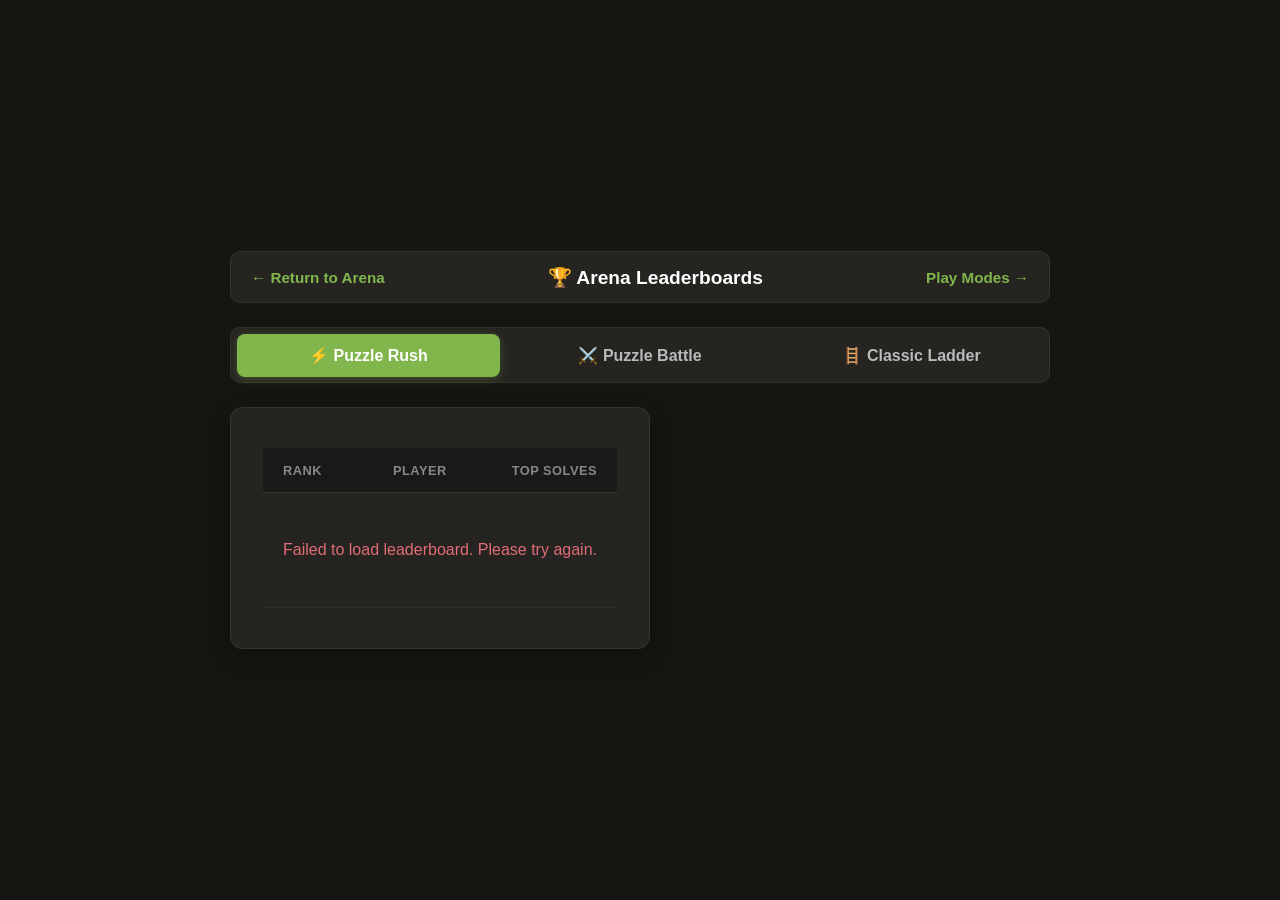
<file: frontend/leaderboard.html>
<!DOCTYPE html>
<html lang="en">
<head>
    <meta charset="UTF-8">
    <meta name="viewport" content="width=device-width, initial-scale=1.0">
    <title>Leaderboards – Banana Puzzle Arena</title>
    <link rel="stylesheet" href="style.css">
    <style>
        body {
            background-color: #161512;
            color: #bababa;
            margin: 0;
            padding: 1.5rem 1rem;
            display: flex;
            flex-direction: column;
            align-items: center;
            min-height: 100vh;
            box-sizing: border-box;
        }

        .leaderboard-container {
            width: 100%;
            max-width: 820px;
            display: flex;
            flex-direction: column;
            gap: 1.5rem;
        }

        /* Top Bar */
        .top-nav {
            display: flex;
            justify-content: space-between;
            align-items: center;
            background: #262421;
            border: 1px solid #36322d;
            border-radius: 10px;
            padding: 0.85rem 1.25rem;
        }

        .nav-link {
            color: #81b64c;
            text-decoration: none;
            font-weight: 700;
            font-size: 0.95rem;
        }

        .nav-link:hover {
            text-decoration: underline;
        }

        .page-title {
            color: #ffffff;
            font-weight: 800;
            font-size: 1.2rem;
            display: flex;
            align-items: center;
            gap: 0.5rem;
        }

        /* Mode Switcher Tabs */
        .mode-tabs {
            display: flex;
            background: #262421;
            border: 1px solid #36322d;
            border-radius: 10px;
            padding: 0.35rem;
            gap: 0.5rem;
        }

        .tab-btn {
            flex: 1;
            padding: 0.75rem 0.5rem;
            background: transparent;
            border: none;
            border-radius: 8px;
            color: #bababa;
            font-weight: 700;
            font-size: 1rem;
            cursor: pointer;
            transition: all 0.15s ease;
            text-align: center;
        }

        .tab-btn:hover {
            color: #ffffff;
            background: rgba(255, 255, 255, 0.04);
        }

        .tab-btn.active {
            background: #81b64c;
            color: #ffffff;
            box-shadow: 0 2px 8px rgba(129, 182, 76, 0.3);
        }

        /* Personal Standing Sticky Card */
        .user-standing-card {
            background: linear-gradient(135deg, #1b2614, #262421);
            border: 1px solid #81b64c;
            border-radius: 10px;
            padding: 1rem 1.5rem;
            display: flex;
            justify-content: space-between;
            align-items: center;
        }

        .standing-info {
            display: flex;
            align-items: center;
            gap: 1rem;
        }

        .standing-badge {
            background: #81b64c;
            color: #ffffff;
            font-weight: 900;
            padding: 0.3rem 0.7rem;
            border-radius: 6px;
            font-size: 1rem;
        }

        .standing-name {
            color: #ffffff;
            font-weight: 700;
            font-size: 1.1rem;
        }

        .standing-score {
            font-size: 1.4rem;
            font-weight: 900;
            color: #81b64c;
        }

        /* Leaderboard Table Card */
        .table-card {
            background: #262421;
            border: 1px solid #36322d;
            border-radius: 12px;
            overflow: hidden;
            box-shadow: 0 8px 24px rgba(0, 0, 0, 0.3);
        }

        .leaderboard-table {
            width: 100%;
            border-collapse: collapse;
            text-align: left;
        }

        .leaderboard-table th {
            background: #1b1917;
            color: #888888;
            padding: 0.9rem 1.25rem;
            font-size: 0.8rem;
            text-transform: uppercase;
            letter-spacing: 0.5px;
            border-bottom: 1px solid #36322d;
        }

        .leaderboard-table td {
            padding: 1rem 1.25rem;
            border-bottom: 1px solid #2d2b27;
            font-size: 1rem;
        }

        .leaderboard-table tr:hover {
            background: rgba(255, 255, 255, 0.02);
        }

        .leaderboard-table tr.is-self {
            background: rgba(129, 182, 76, 0.12);
            font-weight: 700;
        }

        .leaderboard-table tr.is-self td {
            border-bottom-color: rgba(129, 182, 76, 0.3);
        }

        .rank-cell {
            width: 60px;
            font-weight: 800;
            font-size: 1.1rem;
        }

        .medal-1 { color: #ffd700; font-size: 1.25rem; }
        .medal-2 { color: #c0c0c0; font-size: 1.25rem; }
        .medal-3 { color: #cd7f32; font-size: 1.25rem; }

        .player-cell {
            display: flex;
            align-items: center;
            gap: 0.6rem;
            color: #ffffff;
        }

        .you-badge {
            background: #81b64c;
            color: #ffffff;
            font-size: 0.7rem;
            padding: 0.1rem 0.4rem;
            border-radius: 4px;
            font-weight: 800;
            text-transform: uppercase;
        }

        .score-cell {
            text-align: right;
            font-weight: 800;
            color: #81b64c;
            font-size: 1.15rem;
            font-family: monospace;
        }

        .empty-row {
            text-align: center;
            color: #777777;
            padding: 3rem 1rem !important;
        }
    </style>
</head>
<body>
    <div class="leaderboard-container">
        <!-- Top Navigation -->
        <header class="top-nav">
            <a href="arena.html" class="nav-link">← Return to Arena</a>
            <div class="page-title">🏆 Arena Leaderboards</div>
            <a href="arena.html" class="nav-link">Play Modes →</a>
        </header>

        <!-- Mode Selection Tabs -->
        <nav class="mode-tabs" role="tablist">
            <button id="tab-rush" class="tab-btn active" role="tab" data-mode="rush">⚡ Puzzle Rush</button>
            <button id="tab-battle" class="tab-btn" role="tab" data-mode="battle">⚔️ Puzzle Battle</button>
            <button id="tab-ladder" class="tab-btn" role="tab" data-mode="ladder">🪜 Classic Ladder</button>
        </nav>

        <!-- Current Player Standing Card -->
        <div id="user-standing-card" class="user-standing-card" hidden>
            <div class="standing-info">
                <span id="standing-rank" class="standing-badge">#--</span>
                <div>
                    <div id="standing-username" class="standing-name">You</div>
                    <div id="standing-metric-desc" style="font-size: 0.85rem; color: #bababa;">Your Best</div>
                </div>
            </div>
            <div id="standing-score" class="standing-score">--</div>
        </div>

        <!-- Leaderboard Table Card -->
        <main class="table-card">
            <table class="leaderboard-table">
                <thead>
                    <tr>
                        <th style="width: 70px;">Rank</th>
                        <th>Player</th>
                        <th id="metric-header" style="text-align: right;">Top Solves</th>
                    </tr>
                </thead>
                <tbody id="leaderboard-body">
                    <tr>
                        <td colspan="3" class="empty-row">Loading rankings...</td>
                    </tr>
                </tbody>
            </table>
        </main>
    </div>

    <script src="js/leaderboard.js"></script>
    <script src="js/dev-reload.js"></script>
</body>
</html>
</file>
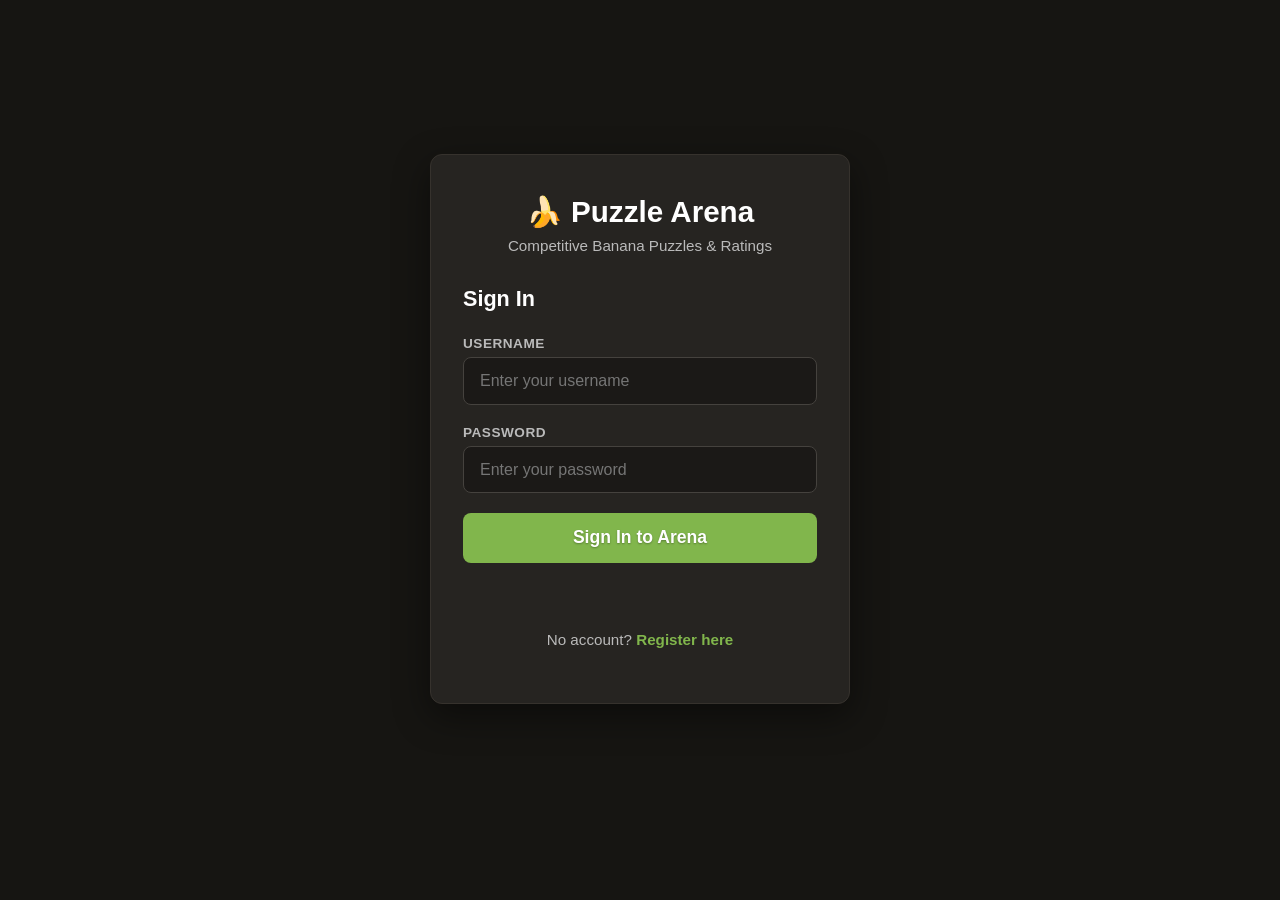
<file: frontend/login.html>
<!DOCTYPE html>
<html lang="en">
<head>
    <meta charset="UTF-8">
    <meta name="viewport" content="width=device-width, initial-scale=1.0">
    <title>Login – Banana Puzzle Arena</title>
    <link rel="stylesheet" href="style.css">
</head>
<body>
    <main>
        <h1>🍌 Puzzle Arena</h1>
        <p class="auth-subtitle">Competitive Banana Puzzles & Ratings</p>

        <!-- Login form shown by default -->
        <form id="login-form">
            <h2>Sign In</h2>
            <label for="login-username">Username</label>
            <input id="login-username" type="text" minlength="3" maxlength="50" placeholder="Enter your username" required autocomplete="username">

            <label for="login-password">Password</label>
            <input id="login-password" type="password" minlength="6" placeholder="Enter your password" required autocomplete="current-password">

            <button type="submit">Sign In to Arena</button>
        </form>

        <!-- Register form hidden until user clicks toggle -->
        <form id="register-form" hidden>
            <h2>Create Account</h2>
            <label for="reg-username">Username</label>
            <input id="reg-username" type="text" minlength="3" maxlength="50" placeholder="Choose a username (3-50 chars)" required autocomplete="username">

            <label for="reg-password">Password</label>
            <input id="reg-password" type="password" minlength="6" placeholder="Choose a password (min 6 chars)" required autocomplete="new-password">

            <button type="submit">Register Account</button>
        </form>

        <p id="message" role="status"></p>

        <p id="toggle-text">
            No account? <a href="#" id="toggle-link">Register here</a>
        </p>
    </main>

    <script src="js/auth.js"></script>
    <script src="js/dev-reload.js"></script>
</body>
</html>
</file>
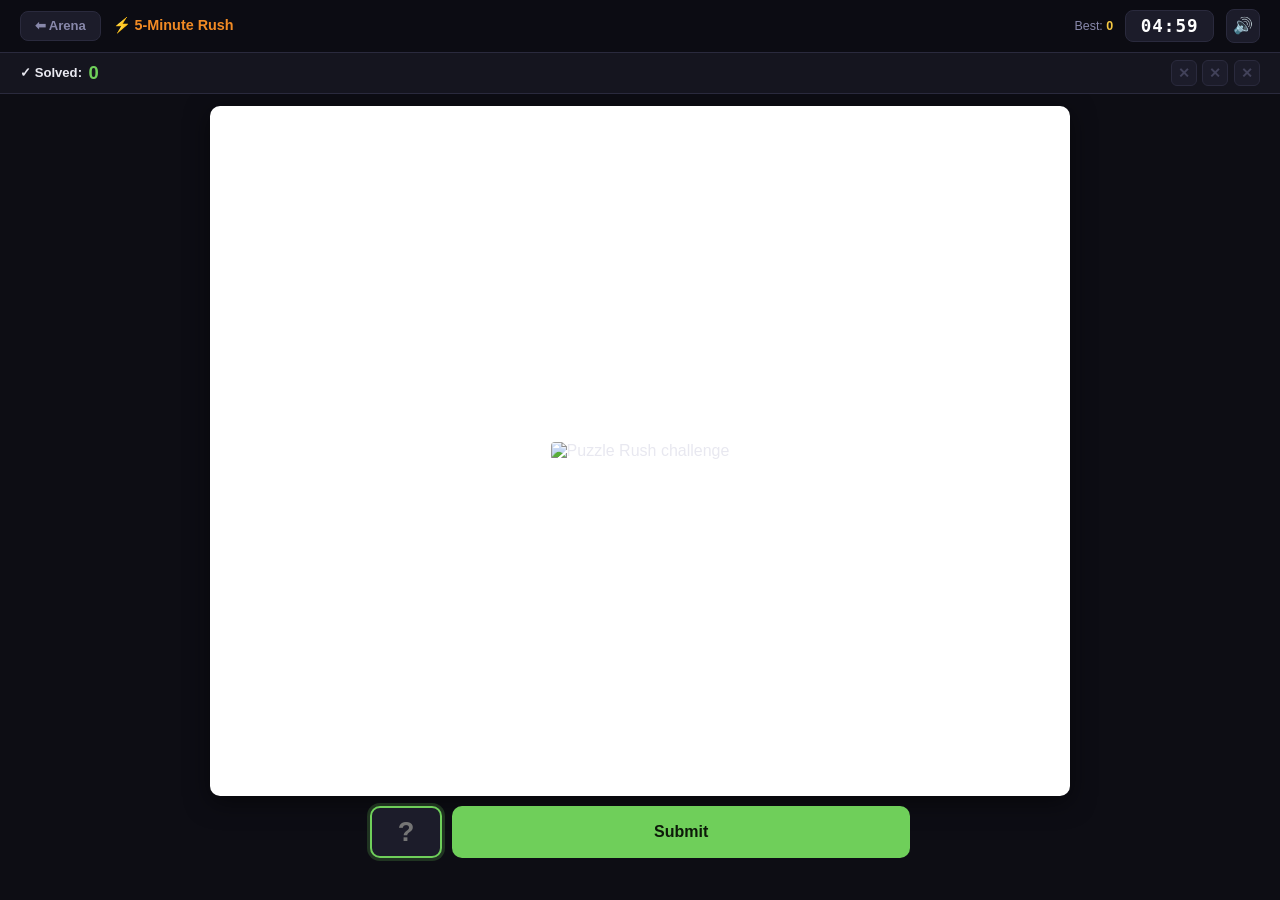
<file: frontend/rush.html>
<!DOCTYPE html>
<html lang="en">
<head>
    <meta charset="UTF-8">
    <meta name="viewport" content="width=device-width, initial-scale=1.0">
    <title>Puzzle Rush – Banana Puzzle Arena</title>
    <link rel="stylesheet" href="game.css">
</head>
<!-- mode-rush hides .classic-only and .battle-only via game.css -->
<body class="mode-rush">

    <!-- ── TOP HEADER ─────────────────────────────────────────── -->
    <header class="game-header">
        <div class="header-left">
            <a href="arena.html" class="btn-back" onclick="if(typeof playSound==='function')playSound('click')">⬅ Arena</a>
            <span class="mode-label rush-only" id="rush-mode-label">⚡ Rush</span>
        </div>
        <div class="header-right">
            <span class="highscore-chip rush-only">Best: <span id="header-high-score">0</span></span>
            <span class="timer-badge rush-only" id="rush-timer">05:00</span>
            <button class="btn-mute btn-toggle-mute" title="Toggle sound">🔊</button>
        </div>
    </header>

    <!-- ── HUD STRIP ──────────────────────────────────────────── -->
    <div class="game-hud">
        <div class="hud-chip">
            ✓ Solved: <span class="chip-val" id="rush-solve-count">0</span>
        </div>
        <div class="strike-row">
            <div class="strike-box" id="strike-1">✕</div>
            <div class="strike-box" id="strike-2">✕</div>
            <div class="strike-box" id="strike-3">✕</div>
        </div>
    </div>

    <!-- ── PUZZLE STAGE ───────────────────────────────────────── -->
    <main class="puzzle-stage">
        <!-- Puzzle image card -->
        <div class="puzzle-card">
            <img id="rush-puzzle-img" class="puzzle-img" alt="Puzzle Rush challenge">
        </div>

        <!-- Guess input + submit -->
        <form id="rush-form" class="input-row" autocomplete="off">
            <input
                type="text"
                id="rush-input"
                class="input-digit"
                maxlength="1"
                pattern="[0-9]"
                placeholder="?"
                required
                autofocus
            >
            <button type="submit" id="btn-rush-submit" class="btn-submit">Submit</button>
        </form>

        <!-- Feedback line -->
        <p id="rush-feedback" class="status-line" role="status"></p>
    </main>

    <!-- ── RUSH SUMMARY MODAL ─────────────────────────────────── -->
    <div id="rush-summary-modal" class="modal-overlay" hidden role="dialog" aria-modal="true">
        <div class="modal-card">
            <div class="modal-title" style="font-size:1.5rem;">⚡ Rush Complete!</div>
            <div class="modal-score">
                Puzzles Solved<br>
                <strong id="summary-score-val">0</strong>
            </div>
            <div id="summary-high-badge" style="color:var(--green);font-weight:800;" hidden>🏆 New High Score!</div>
            <div style="display:flex;gap:0.75rem;justify-content:center;">
                <button id="btn-play-again" class="btn-modal-action">Play Again</button>
                <a href="arena.html" class="btn-modal-action secondary">Back to Arena</a>
            </div>
        </div>
    </div>

    <!-- ── ENCOURAGEMENT TOAST ────────────────────────────────── -->
    <div id="encouragement-toast" class="toast-banner" hidden>
        <span class="toast-label" id="toast-label">💬 Keep it up!</span>
        <span id="toast-message">You are doing great!</span>
        <span class="toast-fact" id="toast-fact" hidden></span>
    </div>

    <!-- ── SCRIPTS ────────────────────────────────────────────── -->
    <script src="js/sound.js"></script>
    <script src="js/toast.js"></script>
    <script src="js/api.js"></script>
    <script src="js/dev-reload.js"></script>
    <script src="js/rush.js"></script>
</body>
</html>
</file>
<file: frontend/style.css>
/**
 * Base design system for Banana Puzzle Arena.
 * Employs a Chess.com-inspired dark aesthetic (#161512 / #262421 / #81b64c)
 * with responsive cards, accessible contrast, and clean typography.
 */

:root {
    --bg-dark: #161512;
    --card-bg: #262421;
    --card-border: #36322d;
    --input-bg: #1b1917;
    --input-border: #45423e;
    --text-primary: #ffffff;
    --text-muted: #bababa;
    --accent-green: #81b64c;
    --accent-green-hover: #95c95d;
    --accent-red: #e74c3c;
}

[hidden] {
    display: none !important;
}

body {
    background-color: var(--bg-dark);
    color: var(--text-muted);
    font-family: -apple-system, BlinkMacSystemFont, "Segoe UI", Roboto, Oxygen, Ubuntu, Cantarell, sans-serif;
    margin: 0;
    padding: 1.5rem;
    display: flex;
    justify-content: center;
    align-items: center;
    min-height: 90vh;
}

main {
    background: var(--card-bg);
    border: 1px solid var(--card-border);
    border-radius: 12px;
    padding: 2.5rem 2rem;
    width: 100%;
    max-width: 420px;
    box-shadow: 0 12px 36px rgba(0, 0, 0, 0.45);
    text-align: center;
    box-sizing: border-box;
}

h1 {
    color: var(--text-primary);
    font-size: 1.85rem;
    margin: 0 0 0.5rem 0;
    font-weight: 800;
}

.auth-subtitle {
    font-size: 0.95rem;
    color: var(--text-muted);
    margin: 0 0 2rem 0;
}

h2 {
    color: var(--text-primary);
    font-size: 1.35rem;
    margin: 0 0 1.5rem 0;
    text-align: left;
}

label {
    display: block;
    text-align: left;
    font-size: 0.85rem;
    font-weight: 600;
    color: var(--text-muted);
    margin-bottom: 0.4rem;
    text-transform: uppercase;
    letter-spacing: 0.5px;
}

input[type="text"],
input[type="password"],
input[type="number"] {
    display: block;
    width: 100%;
    padding: 0.85rem 1rem;
    background: var(--input-bg);
    border: 1px solid var(--input-border);
    border-radius: 8px;
    color: var(--text-primary);
    font-size: 1rem;
    margin-bottom: 1.25rem;
    box-sizing: border-box;
    transition: border-color 0.15s ease, box-shadow 0.15s ease;
}

input[type="text"]:focus,
input[type="password"]:focus,
input[type="number"]:focus {
    outline: none;
    border-color: var(--accent-green);
    box-shadow: 0 0 0 3px rgba(129, 182, 76, 0.25);
}

button[type="submit"],
.btn-primary {
    display: block;
    width: 100%;
    padding: 0.9rem;
    background: var(--accent-green);
    color: #ffffff;
    font-size: 1.1rem;
    font-weight: 700;
    border: none;
    border-radius: 8px;
    cursor: pointer;
    transition: background 0.15s ease, transform 0.08s ease;
    box-sizing: border-box;
    text-shadow: 0 1px 2px rgba(0, 0, 0, 0.3);
}

button[type="submit"]:hover,
.btn-primary:hover {
    background: var(--accent-green-hover);
}

button[type="submit"]:active,
.btn-primary:active {
    transform: scale(0.98);
}

#message {
    min-height: 1.5rem;
    font-size: 0.95rem;
    font-weight: 600;
    margin: 1.25rem 0 0.5rem 0;
    color: #e67e22;
}

#toggle-text {
    margin-top: 1.5rem;
    font-size: 0.95rem;
    color: var(--text-muted);
}

#toggle-link {
    color: var(--accent-green);
    text-decoration: none;
    font-weight: 700;
}

#toggle-link:hover {
    text-decoration: underline;
}
</file>
<file: frontend/game.css>
/**
 * game.css — Shared stylesheet for all three game modes.
 *
 * Classic, Rush, and Battle all use this file so the chrome
 * (header, puzzle frame, input row, status) looks identical.
 * Mode-specific panels are shown or hidden via .mode-classic,
 * .mode-rush, .mode-battle classes on <body>.
 *
 * Design goal: everything fits in one 100vh frame with NO scroll.
 * The puzzle image shrinks to fit whatever vertical space remains
 * after the header + HUD + input row are reserved.
 */

/* ── Reset ─────────────────────────────────────────────── */
*, *::before, *::after { box-sizing: border-box; margin: 0; padding: 0; }

/* ── Design Tokens ──────────────────────────────────────── */
:root {
    --bg:        #0d0d14;
    --panel:     #15151f;
    --panel2:    #1c1c2a;
    --border:    #2a2a3d;
    --green:     #6fcf5a;
    --gold:      #f5c842;
    --red:       #e05c5c;
    --orange:    #f28b24;
    --muted:     #8888aa;
    --text:      #e8e8f0;
    --white:     #ffffff;
}

/* ── Body: full viewport, no scroll ────────────────────── */
body {
    background: var(--bg);
    color: var(--text);
    font-family: -apple-system, BlinkMacSystemFont, "Segoe UI", Roboto, sans-serif;
    height: 100vh;
    overflow: hidden;           /* lock the frame — no page scroll */
    display: flex;
    flex-direction: column;
}

/* ── Top Header Bar (all modes) ─────────────────────────── */
.game-header {
    display: flex;
    justify-content: space-between;
    align-items: center;
    background: rgba(13,13,20,0.98);
    border-bottom: 1px solid var(--border);
    padding: 0.55rem 1.25rem;
    flex-shrink: 0;             /* never collapse */
    gap: 0.75rem;
}

.header-left  { display: flex; align-items: center; gap: 0.75rem; }
.header-right { display: flex; align-items: center; gap: 0.75rem; }

/* Back button */
.btn-back {
    background: var(--panel2);
    color: var(--muted);
    border: 1px solid var(--border);
    padding: 0.4rem 0.85rem;
    border-radius: 8px;
    text-decoration: none;
    font-size: 0.82rem;
    font-weight: 700;
    white-space: nowrap;
    transition: color 0.15s, border-color 0.15s;
}
.btn-back:hover { color: var(--white); border-color: #555577; }

/* Mode label (Rush / Battle — hidden in Classic) */
.mode-label {
    font-weight: 800;
    font-size: 0.9rem;
    color: var(--orange);
}

/* Node indicator (Classic only) */
.node-label {
    font-weight: 800;
    font-size: 0.9rem;
    color: var(--white);
}

/* Points pill (Classic) */
.points-pill {
    display: flex;
    align-items: center;
    gap: 0.35rem;
    background: var(--panel2);
    border: 1px solid var(--border);
    padding: 0.3rem 0.85rem;
    border-radius: 20px;
    font-size: 1rem;
    font-weight: 800;
    color: var(--gold);
}
.points-pill .pts-label {
    font-size: 0.72rem;
    font-weight: 400;
    color: var(--muted);
}

/* Timer badge (Rush / Battle) */
.timer-badge {
    background: var(--panel2);
    border: 1px solid var(--border);
    color: var(--white);
    padding: 0.3rem 0.9rem;
    border-radius: 8px;
    font-weight: 800;
    font-size: 1.1rem;
    font-family: monospace;
    letter-spacing: 1px;
    min-width: 70px;
    text-align: center;
}
.timer-badge.urgent {
    border-color: var(--red);
    color: var(--red);
    animation: pulse 1s infinite;
}
@keyframes pulse { 0%,100%{opacity:1} 50%{opacity:0.45} }

/* Mute button */
.btn-mute {
    background: var(--panel2);
    border: 1px solid var(--border);
    color: var(--muted);
    width: 34px;
    height: 34px;
    border-radius: 8px;
    font-size: 1rem;
    cursor: pointer;
    display: flex;
    align-items: center;
    justify-content: center;
    transition: color 0.15s;
}
.btn-mute:hover { color: var(--white); }

/* ── HUD Strip (Rush strikes + solves / Battle race bar) ── */
.game-hud {
    display: flex;
    align-items: center;
    justify-content: space-between;
    padding: 0.45rem 1.25rem;
    background: var(--panel);
    border-bottom: 1px solid var(--border);
    flex-shrink: 0;
    gap: 1rem;
    font-size: 0.82rem;
}

/* Solve counter chip */
.hud-chip {
    display: flex;
    align-items: center;
    gap: 0.4rem;
    font-weight: 700;
    color: var(--text);
}
.hud-chip .chip-val {
    font-size: 1.15rem;
    font-weight: 900;
    color: var(--green);
}

/* Strike boxes */
.strike-row {
    display: flex;
    gap: 0.35rem;
}
.strike-box {
    width: 26px;
    height: 26px;
    border-radius: 6px;
    background: var(--panel2);
    border: 1px solid var(--border);
    display: flex;
    align-items: center;
    justify-content: center;
    font-size: 0.85rem;
    font-weight: 800;
    color: #42425a;
    transition: background 0.2s, color 0.2s, border-color 0.2s, transform 0.15s;
}
.strike-box.active,
.strike-box.struck {
    background: var(--red);
    border-color: var(--red);
    color: var(--white);
    transform: scale(1.1);
}

/* Race bar (Battle) */
.race-bar-wrap {
    flex: 1;
    height: 8px;
    background: var(--panel2);
    border-radius: 4px;
    overflow: hidden;
    display: flex;
}
.race-bar-player   { background: var(--green); height: 100%; width: 50%; transition: width 0.4s; }
.race-bar-opponent { background: var(--red);   height: 100%; width: 50%; transition: width 0.4s; }

/* Reward badge (Classic) */
.reward-badge {
    background: rgba(245,200,66,0.12);
    color: var(--gold);
    border: 1px solid rgba(245,200,66,0.3);
    padding: 0.25rem 0.75rem;
    border-radius: 14px;
    font-size: 0.82rem;
    font-weight: 700;
}

/* High score chip (Rush) */
.highscore-chip {
    color: var(--muted);
    font-size: 0.78rem;
}
.highscore-chip span { color: var(--gold); font-weight: 800; }

/* ── Puzzle Stage — fills remaining height ───────────────── */
.puzzle-stage {
    flex: 1;                    /* takes ALL remaining height */
    overflow: hidden;           /* no internal scroll */
    display: flex;
    flex-direction: column;
    align-items: center;
    padding: 0.75rem 1.25rem;
    gap: 0.65rem;
}

/* White card holding the puzzle image */
.puzzle-card {
    background: #fff;
    border-radius: 10px;
    padding: 0.5rem;
    width: 100%;
    max-width: 860px;
    flex: 1;                    /* grows to fill space — image scales inside */
    overflow: hidden;
    display: flex;
    align-items: center;
    justify-content: center;
    box-shadow: 0 6px 24px rgba(0,0,0,0.5);
    min-height: 0;              /* required for flex children to shrink */
}

/* Image fills card but never overflows */
.puzzle-img {
    max-width: 100%;
    max-height: 100%;
    object-fit: contain;
    display: block;
    border-radius: 4px;
}

.puzzle-loader {
    color: var(--muted);
    font-weight: 700;
    font-size: 1rem;
}

/* ── Input Row ───────────────────────────────────────────── */
.input-row {
    display: flex;
    align-items: center;
    gap: 0.65rem;
    width: 100%;
    max-width: 540px;
    flex-shrink: 0;
}

.input-digit {
    width: 72px;
    height: 52px;
    font-size: 1.7rem;
    font-weight: 900;
    text-align: center;
    background: var(--panel2);
    color: var(--white);
    border: 2px solid var(--border);
    border-radius: 10px;
    outline: none;
    flex-shrink: 0;
}
.input-digit:focus { border-color: var(--green); box-shadow: 0 0 0 3px rgba(111,207,90,0.2); }

.btn-submit {
    flex: 1;
    height: 52px;
    font-size: 1rem;
    font-weight: 800;
    background: var(--green);
    color: #0d1a09;
    border: none;
    border-radius: 10px;
    cursor: pointer;
    transition: background 0.15s, transform 0.08s;
}
.btn-submit:hover  { background: #82e06d; }
.btn-submit:active { transform: scale(0.97); }
.btn-submit:disabled { opacity: 0.5; cursor: not-allowed; }

/* ── Status / Feedback Line ─────────────────────────────── */
.status-line {
    min-height: 1.2rem;
    font-size: 0.9rem;
    font-weight: 700;
    text-align: center;
    flex-shrink: 0;
    color: var(--muted);
}
.status-line.error   { color: var(--red); }
.status-line.correct { color: var(--green); }

/* ── Battle Opponent HUD row ─────────────────────────────── */
.battle-players {
    display: grid;
    grid-template-columns: 1fr auto 1fr;
    align-items: center;
    gap: 0.75rem;
    width: 100%;
    max-width: 860px;
    flex-shrink: 0;
}
.player-side {
    display: flex;
    flex-direction: column;
    gap: 0.2rem;
}
.player-side.right { align-items: flex-end; text-align: right; }
.player-name  { font-size: 0.82rem; font-weight: 800; color: var(--white); }
.player-score-big {
    font-size: 1.5rem;
    font-weight: 900;
    color: var(--green);
}
.player-side.right .player-score-big { color: var(--red); }
.rating-badge {
    font-size: 0.72rem;
    color: var(--muted);
}
.vs-label {
    font-size: 1.1rem;
    font-weight: 900;
    color: var(--muted);
    text-align: center;
}

/* ── Encouragement Toast ─────────────────────────────────── */
.toast-banner {
    position: fixed;
    top: 3.75rem;
    left: 50%;
    transform: translateX(-50%);
    background: var(--panel2);
    border: 1px solid var(--border);
    border-radius: 12px;
    padding: 0.75rem 1.25rem;
    font-size: 0.9rem;
    font-weight: 600;
    color: var(--text);
    max-width: 480px;
    width: 90%;
    text-align: center;
    box-shadow: 0 8px 32px rgba(0,0,0,0.7);
    z-index: 500;
    pointer-events: none;
    animation: toastDrop 0.2s ease-out;
}
@keyframes toastDrop {
    from { opacity: 0; transform: translate(-50%, -10px); }
    to   { opacity: 1; transform: translate(-50%, 0); }
}
.toast-banner[hidden] { display: none !important; }
.toast-fact[hidden]   { display: none !important; }
.toast-label { display: block; font-size: 0.72rem; color: var(--muted); margin-bottom: 0.25rem; }
.toast-fact  { color: var(--gold); font-size: 0.84rem; margin-top: 0.3rem; display: block; }

/* ── Mode visibility rules ───────────────────────────────── */
/* Classic — hide Rush/Battle-only panels */
body.mode-classic .rush-only,
body.mode-classic .battle-only  { display: none !important; }

/* Rush — hide Classic/Battle-only panels */
body.mode-rush .classic-only,
body.mode-rush .battle-only     { display: none !important; }

/* Battle — hide Classic/Rush-only panels */
body.mode-battle .classic-only,
body.mode-battle .rush-only     { display: none !important; }

/* ── Rush Summary Modal ──────────────────────────────────── */
.modal-overlay {
    position: fixed;
    inset: 0;
    background: rgba(0,0,0,0.75);
    display: flex;
    align-items: center;
    justify-content: center;
    z-index: 300;
}
.modal-overlay[hidden] { display: none !important; }

.modal-card {
    background: var(--panel);
    border: 1px solid var(--border);
    border-radius: 16px;
    padding: 2rem;
    max-width: 400px;
    width: 90%;
    text-align: center;
    display: flex;
    flex-direction: column;
    gap: 1rem;
}
.modal-title { font-size: 2rem; font-weight: 900; }
.modal-title.win  { color: var(--gold); }
.modal-title.loss { color: var(--red); }
.modal-title.draw { color: var(--muted); }
.modal-score { font-size: 1.1rem; color: var(--text); }
.modal-score strong { color: var(--gold); font-size: 1.5rem; }
.modal-rating { font-size: 0.9rem; color: var(--muted); }

.btn-modal-action {
    background: var(--green);
    color: #0d1a09;
    border: none;
    border-radius: 10px;
    padding: 0.75rem 1.5rem;
    font-size: 1rem;
    font-weight: 800;
    cursor: pointer;
    transition: background 0.15s;
}
.btn-modal-action:hover { background: #82e06d; }
.btn-modal-action.secondary {
    background: var(--panel2);
    color: var(--text);
    border: 1px solid var(--border);
}
.btn-modal-action.secondary:hover { border-color: #555577; }

/* ── Matchmaking overlay (Battle) ────────────────────────── */
.queue-overlay {
    position: fixed;
    inset: 0;
    background: rgba(0,0,0,0.85);
    display: flex;
    align-items: center;
    justify-content: center;
    z-index: 300;
}
.queue-overlay[hidden] { display: none !important; }
.queue-card {
    background: var(--panel);
    border: 1px solid var(--border);
    border-radius: 16px;
    padding: 2rem 2.5rem;
    max-width: 400px;
    width: 90%;
    text-align: center;
    display: flex;
    flex-direction: column;
    gap: 1rem;
}
.queue-spinner {
    font-size: 2rem;
    animation: spin 1.5s linear infinite;
}
@keyframes spin { to { transform: rotate(360deg); } }
.queue-title   { font-size: 1.3rem; font-weight: 900; color: var(--white); }
.queue-status  { font-size: 0.88rem; color: var(--muted); }
.queue-timer   { font-size: 1.1rem; font-weight: 700; color: var(--gold); font-family: monospace; }
</file>
